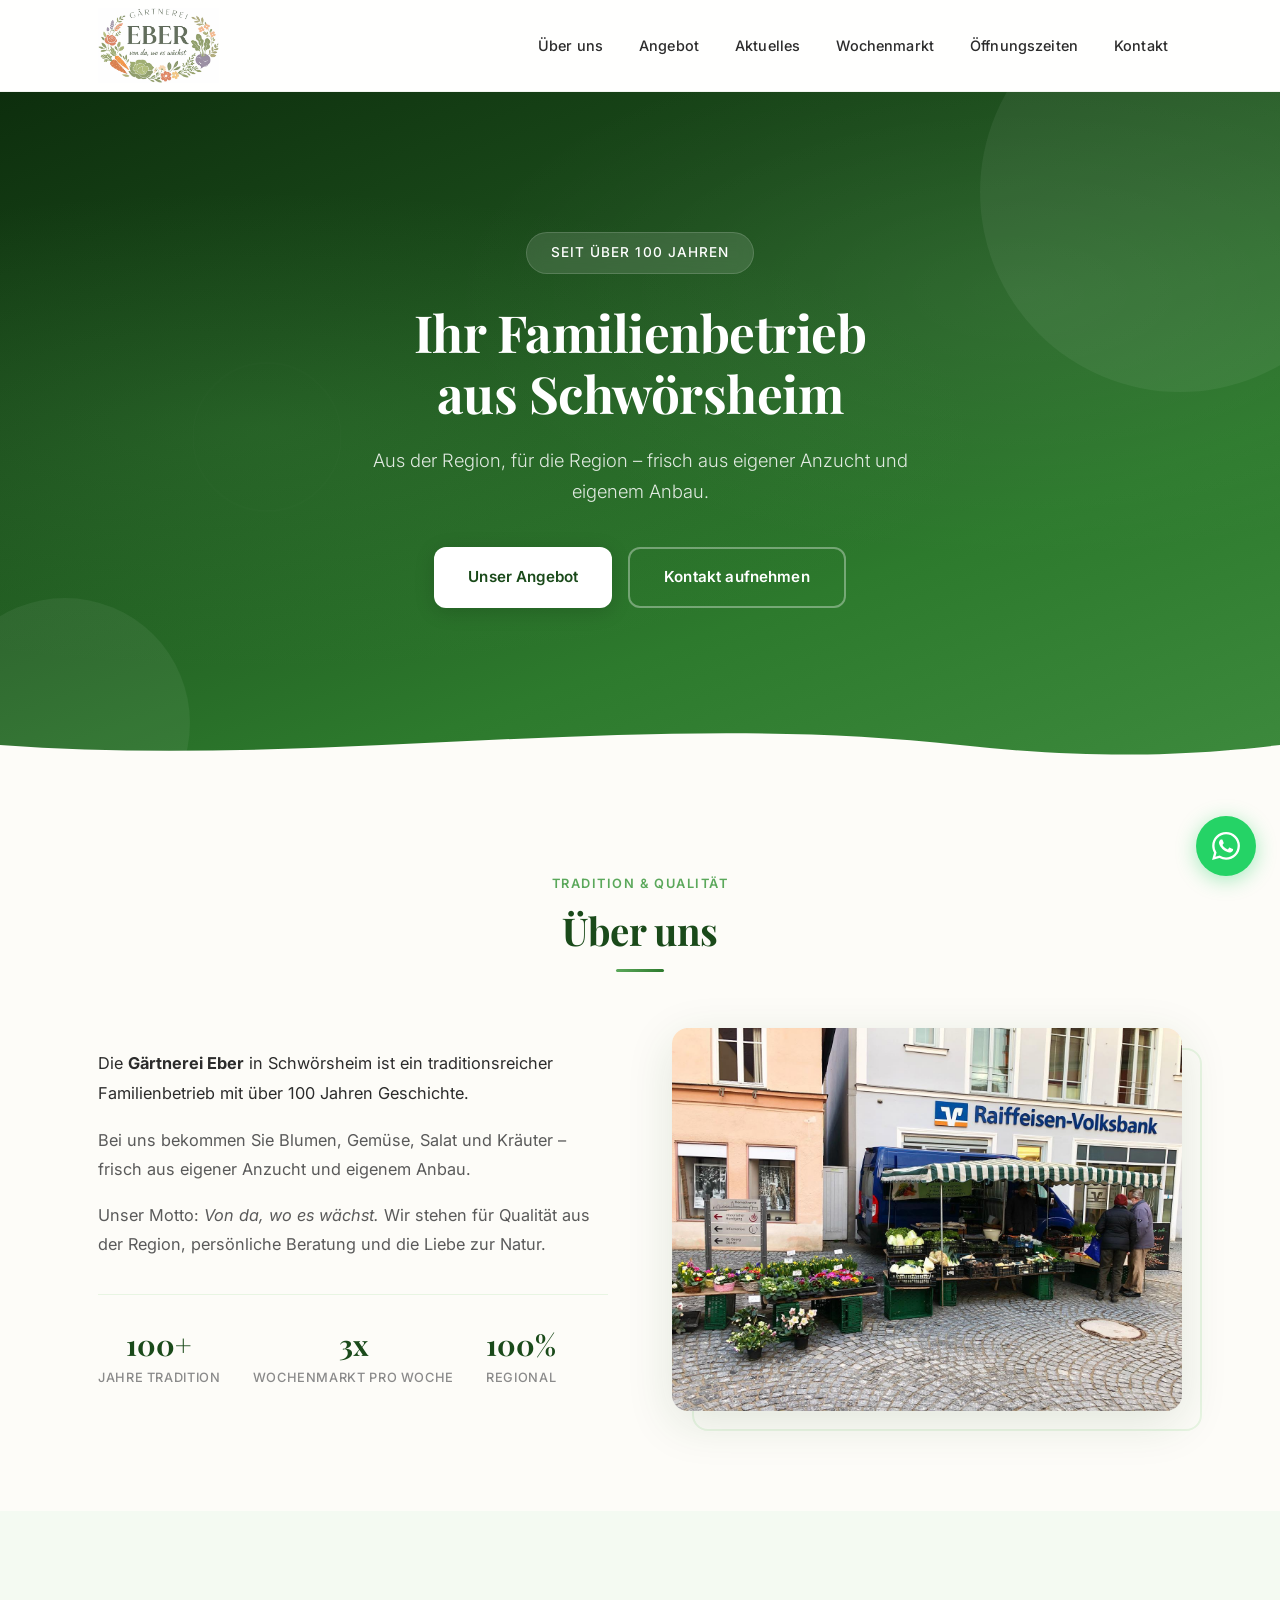
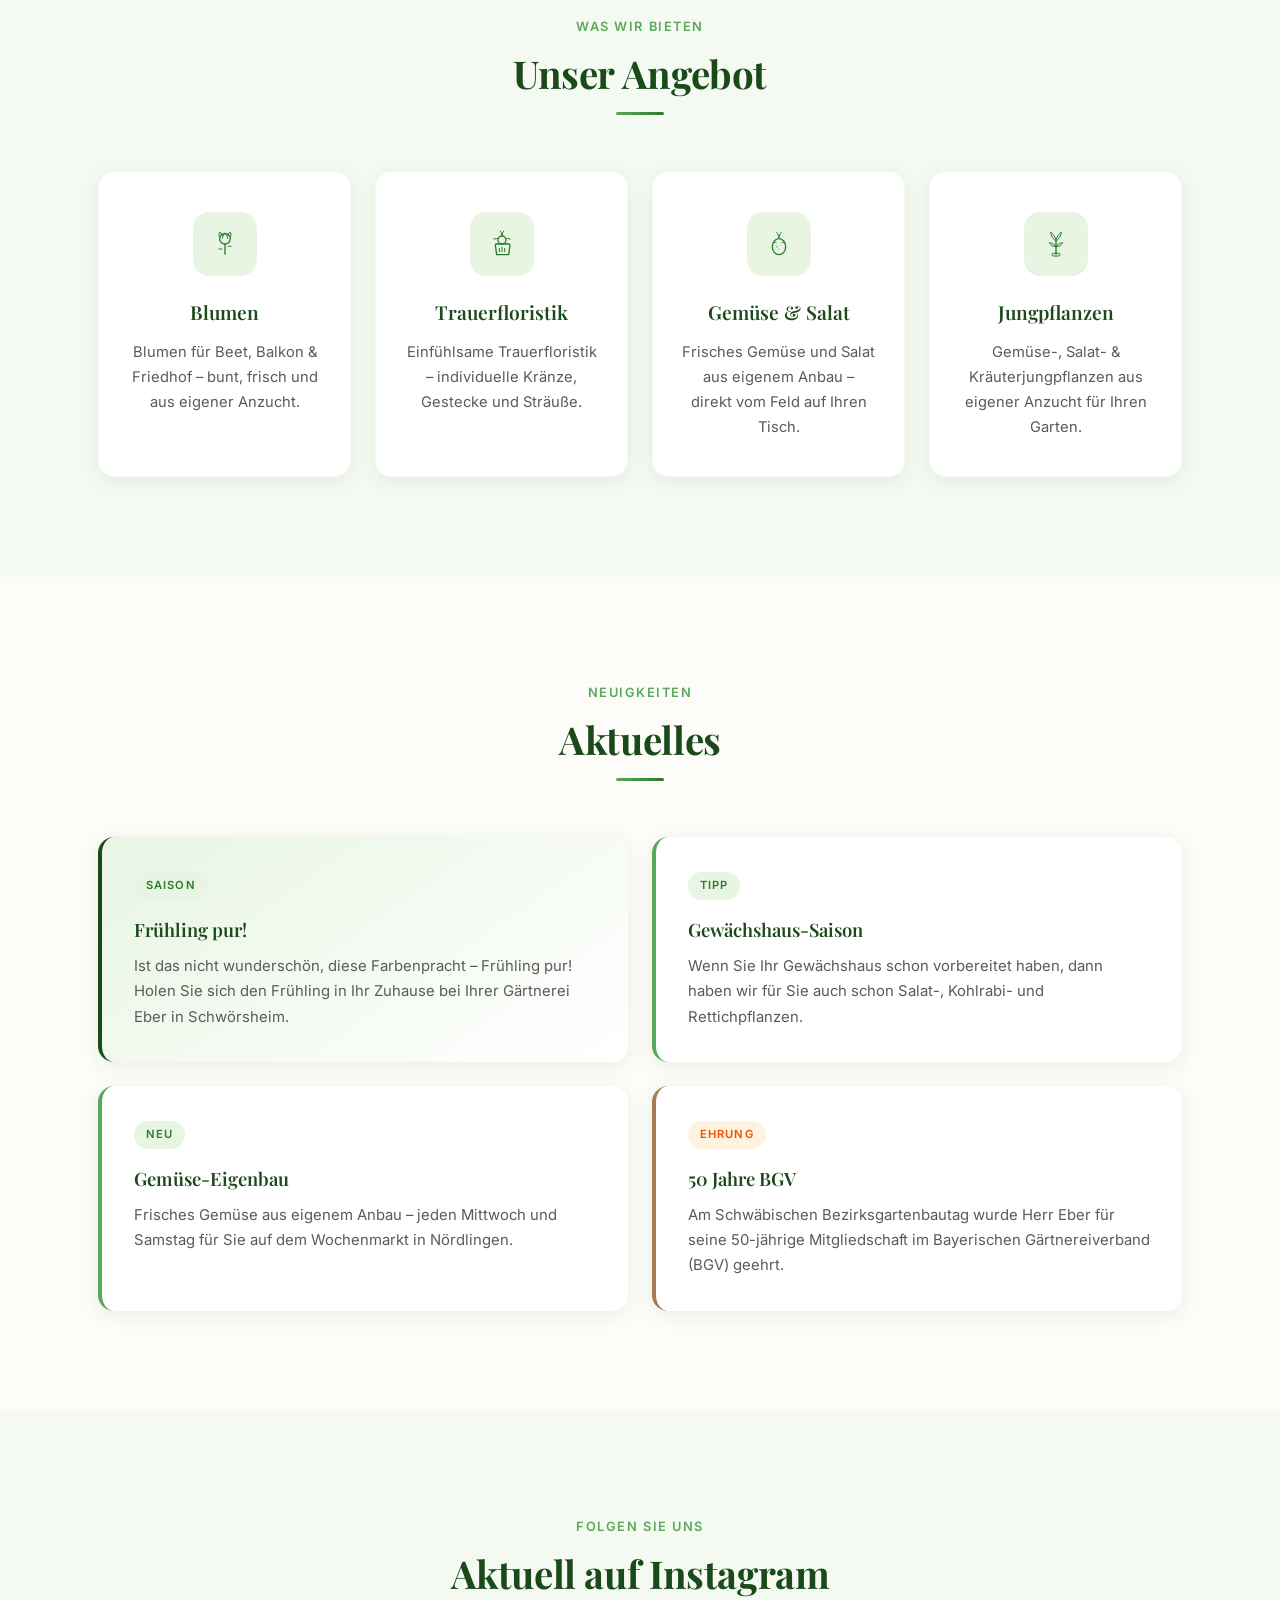
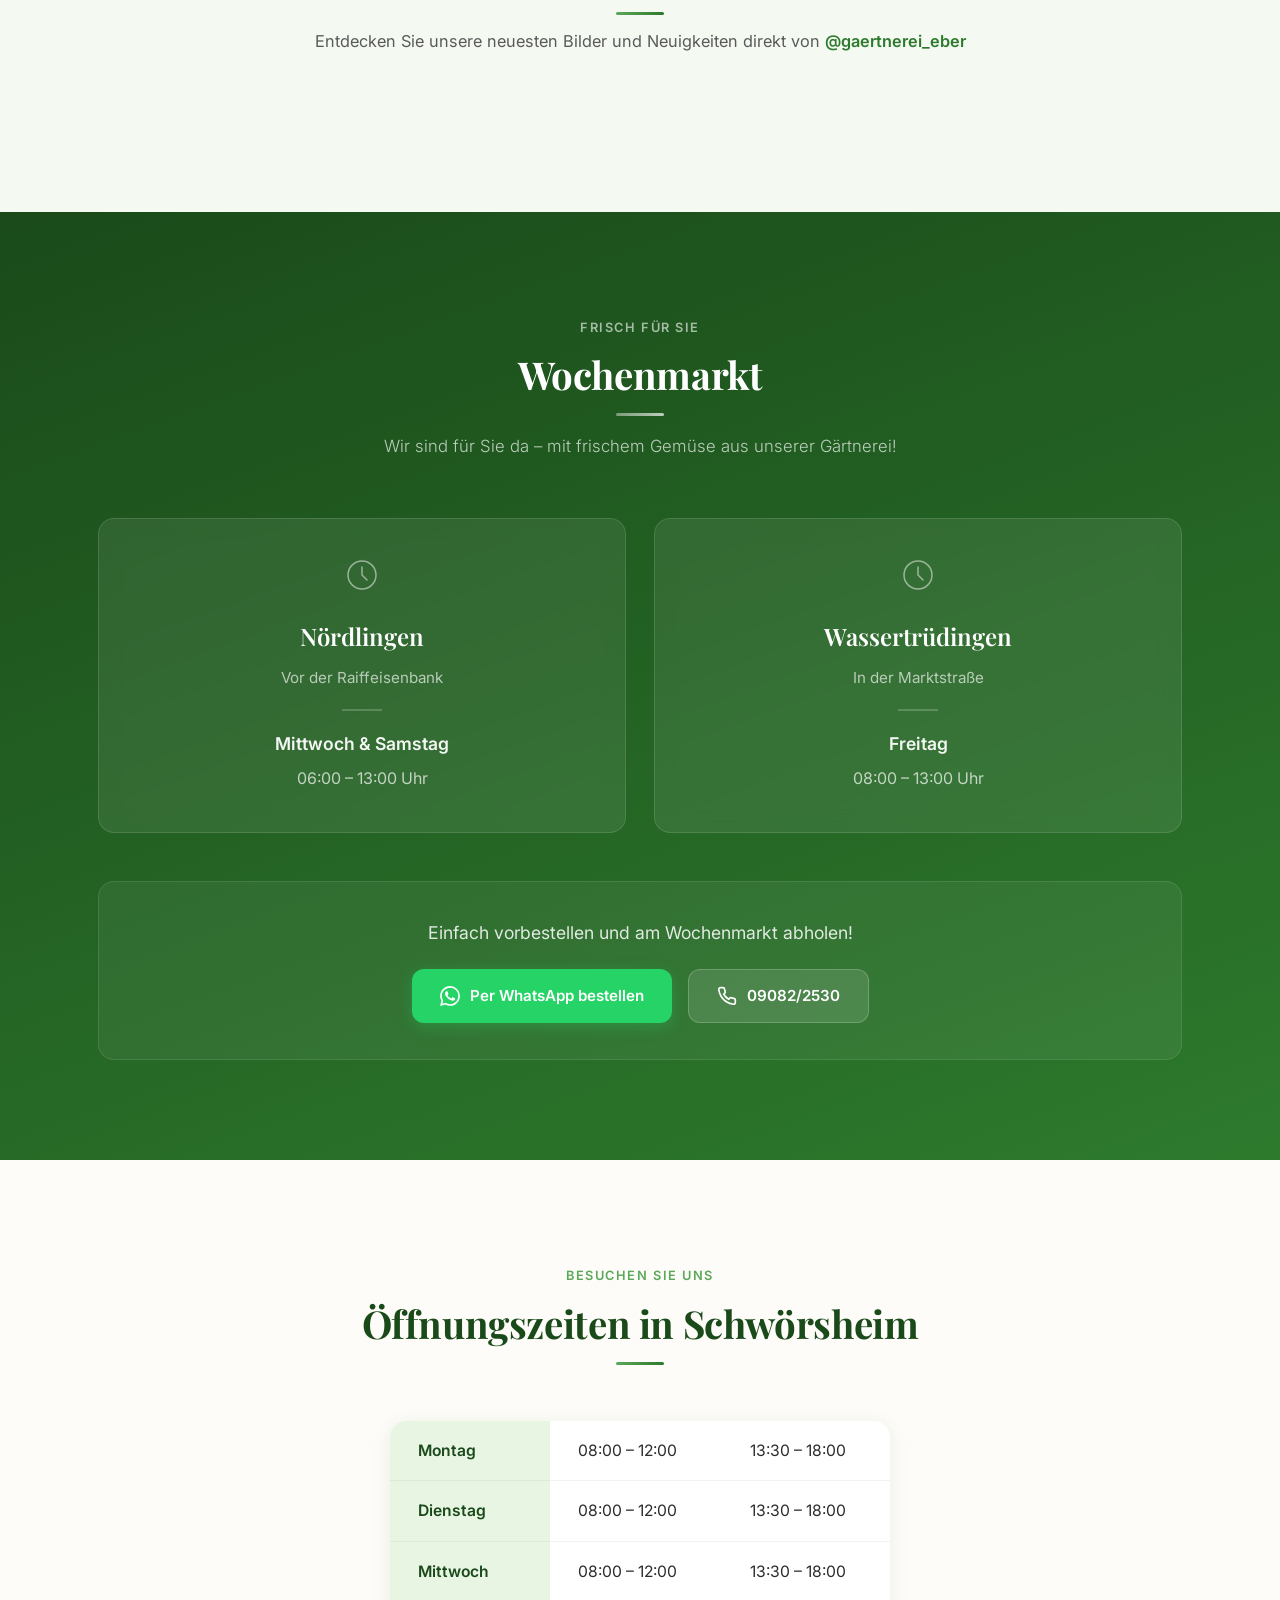
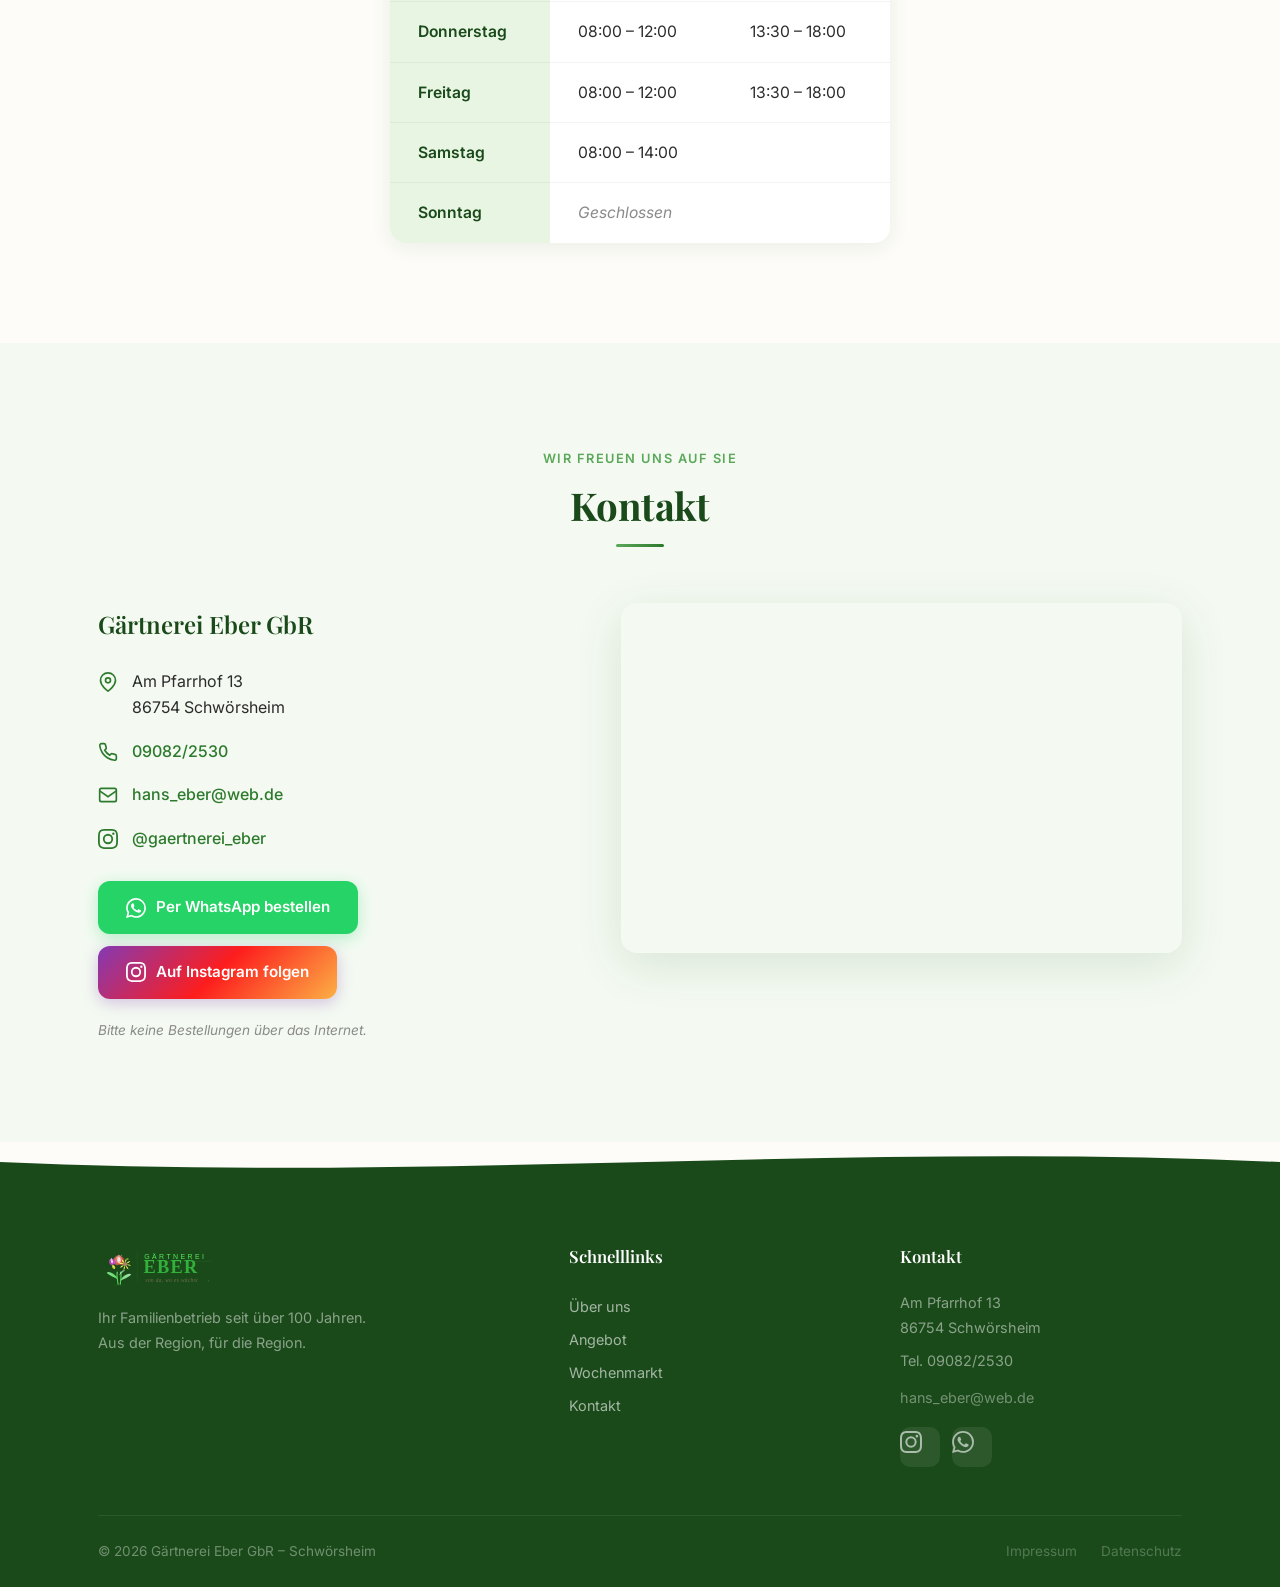
<file: index.html>
<!DOCTYPE html>
<html lang="de">
<head>
    <meta charset="UTF-8">
    <meta name="viewport" content="width=device-width, initial-scale=1.0">
    <meta name="description" content="Gärtnerei Eber in Schwörsheim – Ihr Familienbetrieb seit über 100 Jahren. Blumen, Gemüse, Salat und Kräuter aus eigener Anzucht. Wochenmarkt Nördlingen und Wassertrüdingen.">
    <title>Gärtnerei Eber – von da, wo es wächst</title>
    <link rel="icon" href="images/favicon.svg" type="image/svg+xml">
    <link rel="preconnect" href="https://fonts.googleapis.com">
    <link rel="preconnect" href="https://fonts.gstatic.com" crossorigin>
    <link href="https://fonts.googleapis.com/css2?family=Playfair+Display:ital,wght@0,500;0,700;1,500&family=Inter:wght@300;400;500;600&display=swap" rel="stylesheet">
    <link rel="stylesheet" href="style.css">
</head>
<body>

    <!-- Header -->
    <header class="header" id="header">
        <div class="container">
            <div class="header-content">
                <a href="#" class="logo">
                    <img src="images/logo.png" alt="Gärtnerei Eber – von da, wo es wächst" class="logo-img">
                    <h1 class="sr-only">Gärtnerei Eber</h1>
                </a>
                <nav class="nav" id="nav">
                    <a href="#ueber-uns">Über uns</a>
                    <a href="#angebot">Angebot</a>
                    <a href="#aktuelles">Aktuelles</a>
                    <a href="#markt">Wochenmarkt</a>
                    <a href="#oeffnungszeiten">Öffnungszeiten</a>
                    <a href="#kontakt">Kontakt</a>
                </nav>
                <button class="nav-toggle" id="nav-toggle" aria-label="Menü öffnen">
                    <span></span>
                    <span></span>
                    <span></span>
                </button>
            </div>
        </div>
    </header>

    <!-- Hero -->
    <section class="hero">
        <div class="hero-bg"></div>
        <div class="hero-overlay"></div>
        <!-- Decorative floating elements -->
        <div class="hero-deco hero-deco-1"></div>
        <div class="hero-deco hero-deco-2"></div>
        <div class="hero-deco hero-deco-3"></div>
        <div class="container hero-inner">
            <span class="hero-badge">Seit über 100 Jahren</span>
            <h2>Ihr Familienbetrieb<br>aus Schwörsheim</h2>
            <p>Aus der Region, für die Region – frisch aus eigener Anzucht und eigenem Anbau.</p>
            <div class="hero-buttons">
                <a href="#angebot" class="btn btn-primary">Unser Angebot</a>
                <a href="#kontakt" class="btn btn-outline">Kontakt aufnehmen</a>
            </div>
        </div>
        <!-- Wave separator -->
        <div class="wave-bottom">
            <svg viewBox="0 0 1440 100" preserveAspectRatio="none">
                <path d="M0,60 C360,100 720,0 1080,60 C1260,90 1380,70 1440,60 L1440,100 L0,100Z" fill="var(--cream)"/>
            </svg>
        </div>
    </section>

    <!-- Über uns -->
    <section id="ueber-uns" class="section">
        <div class="container">
            <div class="section-header fade-in">
                <span class="section-label">Tradition & Qualität</span>
                <h2 class="section-title">Über uns</h2>
            </div>
            <div class="about-grid">
                <div class="about-text fade-in">
                    <p class="about-lead">
                        Die <strong>Gärtnerei Eber</strong> in Schwörsheim ist ein traditionsreicher Familienbetrieb mit über 100 Jahren Geschichte.
                    </p>
                    <p>
                        Bei uns bekommen Sie Blumen, Gemüse, Salat und Kräuter – frisch aus eigener Anzucht und eigenem Anbau.
                    </p>
                    <p>
                        Unser Motto: <em>Von da, wo es wächst.</em> Wir stehen für Qualität aus der Region,
                        persönliche Beratung und die Liebe zur Natur.
                    </p>
                    <div class="about-stats">
                        <div class="stat">
                            <span class="stat-number" data-target="100">100+</span>
                            <span class="stat-label">Jahre Tradition</span>
                        </div>
                        <div class="stat">
                            <span class="stat-number">3x</span>
                            <span class="stat-label">Wochenmarkt pro Woche</span>
                        </div>
                        <div class="stat">
                            <span class="stat-number">100%</span>
                            <span class="stat-label">Regional</span>
                        </div>
                    </div>
                </div>
                <div class="about-image fade-in">
                    <div class="image-frame">
                        <img src="images/marktstand.jpg" alt="Marktstand der Gärtnerei Eber vor der Raiffeisenbank mit frischem Gemüse und Blumen">
                        <div class="image-accent"></div>
                    </div>
                </div>
            </div>
        </div>
    </section>

    <!-- Angebot -->
    <section id="angebot" class="section section-alt">
        <div class="container">
            <div class="section-header fade-in">
                <span class="section-label">Was wir bieten</span>
                <h2 class="section-title">Unser Angebot</h2>
            </div>
            <div class="cards">
                <div class="card fade-in">
                    <div class="card-icon-wrap">
                        <svg class="card-icon-svg" viewBox="0 0 48 48" fill="none" xmlns="http://www.w3.org/2000/svg">
                            <circle cx="24" cy="16" r="8" stroke="currentColor" stroke-width="2" fill="none"/>
                            <path d="M20 16c0-4 4-8 4-8s4 4 4 8" stroke="currentColor" stroke-width="1.5" fill="none"/>
                            <path d="M16 14c-2-3 0-8 0-8s4 2 4 6" stroke="currentColor" stroke-width="1.5" fill="none"/>
                            <path d="M32 14c2-3 0-8 0-8s-4 2-4 6" stroke="currentColor" stroke-width="1.5" fill="none"/>
                            <line x1="24" y1="24" x2="24" y2="40" stroke="currentColor" stroke-width="2"/>
                            <path d="M20 32c-4-2-6 0-6 0" stroke="currentColor" stroke-width="1.5" fill="none"/>
                            <path d="M28 28c4-2 6 0 6 0" stroke="currentColor" stroke-width="1.5" fill="none"/>
                        </svg>
                    </div>
                    <h3>Blumen</h3>
                    <p>Blumen für Beet, Balkon &amp; Friedhof – bunt, frisch und aus eigener Anzucht.</p>
                </div>
                <div class="card fade-in">
                    <div class="card-icon-wrap">
                        <svg class="card-icon-svg" viewBox="0 0 48 48" fill="none" xmlns="http://www.w3.org/2000/svg">
                            <circle cx="24" cy="18" r="6" stroke="currentColor" stroke-width="2" fill="none"/>
                            <path d="M24 12c0-4-3-8-3-8" stroke="currentColor" stroke-width="1.5" fill="none"/>
                            <path d="M24 12c0-4 3-8 3-8" stroke="currentColor" stroke-width="1.5" fill="none"/>
                            <path d="M18 16c-3-1-7 1-7 1" stroke="currentColor" stroke-width="1.5" fill="none"/>
                            <path d="M30 16c3-1 7 1 7 1" stroke="currentColor" stroke-width="1.5" fill="none"/>
                            <path d="M14 24h20c1 0 2 1 2 2l-2 14H16l-2-14c0-1 1-2 2-2z" stroke="currentColor" stroke-width="2" fill="none"/>
                            <path d="M20 30v6M24 28v8M28 30v6" stroke="currentColor" stroke-width="1.5"/>
                        </svg>
                    </div>
                    <h3>Trauerfloristik</h3>
                    <p>Einfühlsame Trauerfloristik – individuelle Kränze, Gestecke und Sträuße.</p>
                </div>
                <div class="card fade-in">
                    <div class="card-icon-wrap">
                        <svg class="card-icon-svg" viewBox="0 0 48 48" fill="none" xmlns="http://www.w3.org/2000/svg">
                            <ellipse cx="24" cy="28" rx="10" ry="12" stroke="currentColor" stroke-width="2" fill="none"/>
                            <path d="M24 16c0-6-4-10-4-10" stroke="currentColor" stroke-width="1.5" fill="none"/>
                            <path d="M24 16c0-6 4-10 4-10" stroke="currentColor" stroke-width="1.5" fill="none"/>
                            <path d="M20 22c-2-1-4 0-4 0" stroke="currentColor" stroke-width="1.5" fill="none"/>
                            <path d="M28 22c2-1 4 0 4 0" stroke="currentColor" stroke-width="1.5" fill="none"/>
                            <circle cx="21" cy="28" r="1.5" fill="currentColor" opacity="0.4"/>
                            <circle cx="27" cy="26" r="1" fill="currentColor" opacity="0.3"/>
                            <circle cx="24" cy="32" r="1.2" fill="currentColor" opacity="0.35"/>
                        </svg>
                    </div>
                    <h3>Gemüse &amp; Salat</h3>
                    <p>Frisches Gemüse und Salat aus eigenem Anbau – direkt vom Feld auf Ihren Tisch.</p>
                </div>
                <div class="card fade-in">
                    <div class="card-icon-wrap">
                        <svg class="card-icon-svg" viewBox="0 0 48 48" fill="none" xmlns="http://www.w3.org/2000/svg">
                            <path d="M24 40V20" stroke="currentColor" stroke-width="2"/>
                            <path d="M24 20c0-8-8-14-8-14 0 6 4 10 8 14z" stroke="currentColor" stroke-width="1.5" fill="none"/>
                            <path d="M24 20c0-8 8-14 8-14 0 6-4 10-8 14z" stroke="currentColor" stroke-width="1.5" fill="none"/>
                            <path d="M24 28c-4-6-10-6-10-6 2 4 6 6 10 6z" stroke="currentColor" stroke-width="1.5" fill="none"/>
                            <path d="M24 28c4-6 10-6 10-6-2 4-6 6-10 6z" stroke="currentColor" stroke-width="1.5" fill="none"/>
                            <rect x="18" y="38" width="12" height="4" rx="2" stroke="currentColor" stroke-width="1.5" fill="none"/>
                        </svg>
                    </div>
                    <h3>Jungpflanzen</h3>
                    <p>Gemüse-, Salat- &amp; Kräuterjungpflanzen aus eigener Anzucht für Ihren Garten.</p>
                </div>
            </div>
        </div>
    </section>

    <!-- Aktuelles -->
    <section id="aktuelles" class="section">
        <div class="container">
            <div class="section-header fade-in">
                <span class="section-label">Neuigkeiten</span>
                <h2 class="section-title">Aktuelles</h2>
            </div>
            <div class="aktuelles-grid">
                <div class="aktuelles-card highlight fade-in">
                    <div class="aktuelles-badge">Saison</div>
                    <h3>Frühling pur!</h3>
                    <p>
                        Ist das nicht wunderschön, diese Farbenpracht – Frühling pur!
                        Holen Sie sich den Frühling in Ihr Zuhause bei Ihrer Gärtnerei Eber in Schwörsheim.
                    </p>
                </div>
                <div class="aktuelles-card fade-in">
                    <div class="aktuelles-badge">Tipp</div>
                    <h3>Gewächshaus-Saison</h3>
                    <p>
                        Wenn Sie Ihr Gewächshaus schon vorbereitet haben, dann haben wir für Sie auch schon
                        Salat-, Kohlrabi- und Rettichpflanzen.
                    </p>
                </div>
                <div class="aktuelles-card fade-in">
                    <div class="aktuelles-badge">Neu</div>
                    <h3>Gemüse-Eigenbau</h3>
                    <p>
                        Frisches Gemüse aus eigenem Anbau – jeden Mittwoch und Samstag für Sie auf dem
                        Wochenmarkt in Nördlingen.
                    </p>
                </div>
                <div class="aktuelles-card ehrung fade-in">
                    <div class="aktuelles-badge ehrung-badge">Ehrung</div>
                    <h3>50 Jahre BGV</h3>
                    <p>
                        Am Schwäbischen Bezirksgartenbautag wurde Herr Eber für seine 50-jährige
                        Mitgliedschaft im Bayerischen Gärtnereiverband (BGV) geehrt.
                    </p>
                </div>
            </div>
        </div>
    </section>

    <!-- Instagram Feed -->
    <section id="instagram" class="section section-alt">
        <div class="container">
            <div class="section-header fade-in">
                <span class="section-label">Folgen Sie uns</span>
                <h2 class="section-title">Aktuell auf Instagram</h2>
                <p class="section-subtitle">Entdecken Sie unsere neuesten Bilder und Neuigkeiten direkt von <a href="https://www.instagram.com/gaertnerei_eber/" target="_blank" rel="noopener">@gaertnerei_eber</a></p>
            </div>
            <div class="instagram-feed fade-in">
                <!-- Elfsight Instagram Feed -->
                <script src="https://elfsightcdn.com/platform.js" async></script>
                <div class="elfsight-app-d4f569ea-2c93-4d82-a53b-289645c9c70b" data-elfsight-app-lazy></div>
            </div>
        </div>
    </section>

    <!-- Wochenmarkt -->
    <section id="markt" class="section section-green">
        <div class="container">
            <div class="section-header fade-in">
                <span class="section-label section-label-light">Frisch für Sie</span>
                <h2 class="section-title section-title-light">Wochenmarkt</h2>
                <p class="section-subtitle-light">Wir sind für Sie da – mit frischem Gemüse aus unserer Gärtnerei!</p>
            </div>
            <div class="markt-grid">
                <div class="markt-card fade-in">
                    <div class="markt-icon">
                        <svg viewBox="0 0 32 32" fill="none" width="32" height="32"><circle cx="16" cy="16" r="14" stroke="currentColor" stroke-width="1.5"/><path d="M16 8v8l5 5" stroke="currentColor" stroke-width="1.5" stroke-linecap="round"/></svg>
                    </div>
                    <h3>Nördlingen</h3>
                    <p class="markt-ort">Vor der Raiffeisenbank</p>
                    <div class="markt-divider"></div>
                    <p class="markt-zeiten">Mittwoch &amp; Samstag</p>
                    <p class="markt-uhr">06:00 – 13:00 Uhr</p>
                </div>
                <div class="markt-card fade-in">
                    <div class="markt-icon">
                        <svg viewBox="0 0 32 32" fill="none" width="32" height="32"><circle cx="16" cy="16" r="14" stroke="currentColor" stroke-width="1.5"/><path d="M16 8v8l5 5" stroke="currentColor" stroke-width="1.5" stroke-linecap="round"/></svg>
                    </div>
                    <h3>Wassertrüdingen</h3>
                    <p class="markt-ort">In der Marktstraße</p>
                    <div class="markt-divider"></div>
                    <p class="markt-zeiten">Freitag</p>
                    <p class="markt-uhr">08:00 – 13:00 Uhr</p>
                </div>
            </div>
            <div class="vorbestellen fade-in">
                <p>Einfach vorbestellen und am Wochenmarkt abholen!</p>
                <div class="vorbestellen-buttons">
                    <a href="https://wa.me/491755709490?text=Hallo%2C%20ich%20möchte%20gerne%20für%20den%20Wochenmarkt%20vorbestellen." class="whatsapp-btn" target="_blank" rel="noopener">
                        <svg viewBox="0 0 24 24" width="20" height="20" fill="currentColor"><path d="M17.472 14.382c-.297-.149-1.758-.867-2.03-.967-.273-.099-.471-.148-.67.15-.197.297-.767.966-.94 1.164-.173.199-.347.223-.644.075-.297-.15-1.255-.463-2.39-1.475-.883-.788-1.48-1.761-1.653-2.059-.173-.297-.018-.458.13-.606.134-.133.298-.347.446-.52.149-.174.198-.298.298-.497.099-.198.05-.371-.025-.52-.075-.149-.669-1.612-.916-2.207-.242-.579-.487-.5-.669-.51-.173-.008-.371-.01-.57-.01-.198 0-.52.074-.792.372-.272.297-1.04 1.016-1.04 2.479 0 1.462 1.065 2.875 1.213 3.074.149.198 2.096 3.2 5.077 4.487.709.306 1.262.489 1.694.625.712.227 1.36.195 1.871.118.571-.085 1.758-.719 2.006-1.413.248-.694.248-1.289.173-1.413-.074-.124-.272-.198-.57-.347m-5.421 7.403h-.004a9.87 9.87 0 01-5.031-1.378l-.361-.214-3.741.982.998-3.648-.235-.374a9.86 9.86 0 01-1.51-5.26c.001-5.45 4.436-9.884 9.888-9.884 2.64 0 5.122 1.03 6.988 2.898a9.825 9.825 0 012.893 6.994c-.003 5.45-4.437 9.884-9.885 9.884m8.413-18.297A11.815 11.815 0 0012.05 0C5.495 0 .16 5.335.157 11.892c0 2.096.547 4.142 1.588 5.945L.057 24l6.305-1.654a11.882 11.882 0 005.683 1.448h.005c6.554 0 11.89-5.335 11.893-11.893a11.821 11.821 0 00-3.48-8.413z"/></svg>
                        Per WhatsApp bestellen
                    </a>
                    <a href="tel:090822530" class="tel-btn">
                        <svg viewBox="0 0 24 24" width="20" height="20" fill="none" stroke="currentColor" stroke-width="2"><path d="M22 16.92v3a2 2 0 01-2.18 2 19.79 19.79 0 01-8.63-3.07 19.5 19.5 0 01-6-6 19.79 19.79 0 01-3.07-8.67A2 2 0 014.11 2h3a2 2 0 012 1.72c.127.96.361 1.903.7 2.81a2 2 0 01-.45 2.11L8.09 9.91a16 16 0 006 6l1.27-1.27a2 2 0 012.11-.45c.907.339 1.85.573 2.81.7A2 2 0 0122 16.92z"/></svg>
                        09082/2530
                    </a>
                </div>
            </div>
        </div>
    </section>

    <!-- Öffnungszeiten -->
    <section id="oeffnungszeiten" class="section">
        <div class="container">
            <div class="section-header fade-in">
                <span class="section-label">Besuchen Sie uns</span>
                <h2 class="section-title">Öffnungszeiten in Schwörsheim</h2>
            </div>
            <div class="oeffnungszeiten-wrapper fade-in">
                <table class="oeffnungszeiten">
                    <tbody>
                        <tr><td>Montag</td><td>08:00 – 12:00</td><td>13:30 – 18:00</td></tr>
                        <tr><td>Dienstag</td><td>08:00 – 12:00</td><td>13:30 – 18:00</td></tr>
                        <tr><td>Mittwoch</td><td>08:00 – 12:00</td><td>13:30 – 18:00</td></tr>
                        <tr><td>Donnerstag</td><td>08:00 – 12:00</td><td>13:30 – 18:00</td></tr>
                        <tr><td>Freitag</td><td>08:00 – 12:00</td><td>13:30 – 18:00</td></tr>
                        <tr><td>Samstag</td><td colspan="2">08:00 – 14:00</td></tr>
                        <tr class="closed"><td>Sonntag</td><td colspan="2">Geschlossen</td></tr>
                    </tbody>
                </table>
            </div>
        </div>
    </section>

    <!-- Kontakt -->
    <section id="kontakt" class="section section-alt">
        <div class="container">
            <div class="section-header fade-in">
                <span class="section-label">Wir freuen uns auf Sie</span>
                <h2 class="section-title">Kontakt</h2>
            </div>
            <div class="kontakt-grid">
                <div class="kontakt-info fade-in">
                    <h3>Gärtnerei Eber GbR</h3>
                    <div class="kontakt-detail">
                        <svg viewBox="0 0 24 24" width="20" height="20" fill="none" stroke="var(--green-mid)" stroke-width="2"><path d="M21 10c0 7-9 13-9 13s-9-6-9-13a9 9 0 0118 0z"/><circle cx="12" cy="10" r="3"/></svg>
                        <p>Am Pfarrhof 13<br>86754 Schwörsheim</p>
                    </div>
                    <div class="kontakt-detail">
                        <svg viewBox="0 0 24 24" width="20" height="20" fill="none" stroke="var(--green-mid)" stroke-width="2"><path d="M22 16.92v3a2 2 0 01-2.18 2 19.79 19.79 0 01-8.63-3.07 19.5 19.5 0 01-6-6 19.79 19.79 0 01-3.07-8.67A2 2 0 014.11 2h3a2 2 0 012 1.72c.127.96.361 1.903.7 2.81a2 2 0 01-.45 2.11L8.09 9.91a16 16 0 006 6l1.27-1.27a2 2 0 012.11-.45c.907.339 1.85.573 2.81.7A2 2 0 0122 16.92z"/></svg>
                        <p><a href="tel:090822530">09082/2530</a></p>
                    </div>
                    <div class="kontakt-detail">
                        <svg viewBox="0 0 24 24" width="20" height="20" fill="none" stroke="var(--green-mid)" stroke-width="2"><rect x="2" y="4" width="20" height="16" rx="2"/><path d="M22 7l-10 7L2 7"/></svg>
                        <p><a href="mailto:hans_eber@web.de">hans_eber@web.de</a></p>
                    </div>
                    <div class="kontakt-detail">
                        <svg viewBox="0 0 24 24" width="20" height="20" fill="var(--green-mid)"><path d="M12 2.163c3.204 0 3.584.012 4.85.07 3.252.148 4.771 1.691 4.919 4.919.058 1.265.069 1.645.069 4.849 0 3.205-.012 3.584-.069 4.849-.149 3.225-1.664 4.771-4.919 4.919-1.266.058-1.644.07-4.85.07-3.204 0-3.584-.012-4.849-.07-3.26-.149-4.771-1.699-4.919-4.92-.058-1.265-.07-1.644-.07-4.849 0-3.204.013-3.583.07-4.849.149-3.227 1.664-4.771 4.919-4.919 1.266-.057 1.645-.069 4.849-.069zM12 0C8.741 0 8.333.014 7.053.072 2.695.272.273 2.69.073 7.052.014 8.333 0 8.741 0 12c0 3.259.014 3.668.072 4.948.2 4.358 2.618 6.78 6.98 6.98C8.333 23.986 8.741 24 12 24c3.259 0 3.668-.014 4.948-.072 4.354-.2 6.782-2.618 6.979-6.98.059-1.28.073-1.689.073-4.948 0-3.259-.014-3.667-.072-4.947-.196-4.354-2.617-6.78-6.979-6.98C15.668.014 15.259 0 12 0zm0 5.838a6.162 6.162 0 100 12.324 6.162 6.162 0 000-12.324zM12 16a4 4 0 110-8 4 4 0 010 8zm6.406-11.845a1.44 1.44 0 100 2.881 1.44 1.44 0 000-2.881z"/></svg>
                        <p><a href="https://www.instagram.com/gaertnerei_eber/" target="_blank" rel="noopener">@gaertnerei_eber</a></p>
                    </div>
                    <div class="kontakt-buttons">
                        <a href="https://wa.me/491755709490?text=Hallo%2C%20ich%20möchte%20gerne%20bestellen." class="whatsapp-btn" target="_blank" rel="noopener">
                            <svg viewBox="0 0 24 24" width="20" height="20" fill="currentColor"><path d="M17.472 14.382c-.297-.149-1.758-.867-2.03-.967-.273-.099-.471-.148-.67.15-.197.297-.767.966-.94 1.164-.173.199-.347.223-.644.075-.297-.15-1.255-.463-2.39-1.475-.883-.788-1.48-1.761-1.653-2.059-.173-.297-.018-.458.13-.606.134-.133.298-.347.446-.52.149-.174.198-.298.298-.497.099-.198.05-.371-.025-.52-.075-.149-.669-1.612-.916-2.207-.242-.579-.487-.5-.669-.51-.173-.008-.371-.01-.57-.01-.198 0-.52.074-.792.372-.272.297-1.04 1.016-1.04 2.479 0 1.462 1.065 2.875 1.213 3.074.149.198 2.096 3.2 5.077 4.487.709.306 1.262.489 1.694.625.712.227 1.36.195 1.871.118.571-.085 1.758-.719 2.006-1.413.248-.694.248-1.289.173-1.413-.074-.124-.272-.198-.57-.347m-5.421 7.403h-.004a9.87 9.87 0 01-5.031-1.378l-.361-.214-3.741.982.998-3.648-.235-.374a9.86 9.86 0 01-1.51-5.26c.001-5.45 4.436-9.884 9.888-9.884 2.64 0 5.122 1.03 6.988 2.898a9.825 9.825 0 012.893 6.994c-.003 5.45-4.437 9.884-9.885 9.884m8.413-18.297A11.815 11.815 0 0012.05 0C5.495 0 .16 5.335.157 11.892c0 2.096.547 4.142 1.588 5.945L.057 24l6.305-1.654a11.882 11.882 0 005.683 1.448h.005c6.554 0 11.89-5.335 11.893-11.893a11.821 11.821 0 00-3.48-8.413z"/></svg>
                            Per WhatsApp bestellen
                        </a>
                        <a href="https://www.instagram.com/gaertnerei_eber/" class="instagram-btn" target="_blank" rel="noopener">
                            <svg viewBox="0 0 24 24" width="20" height="20" fill="currentColor"><path d="M12 2.163c3.204 0 3.584.012 4.85.07 3.252.148 4.771 1.691 4.919 4.919.058 1.265.069 1.645.069 4.849 0 3.205-.012 3.584-.069 4.849-.149 3.225-1.664 4.771-4.919 4.919-1.266.058-1.644.07-4.85.07-3.204 0-3.584-.012-4.849-.07-3.26-.149-4.771-1.699-4.919-4.92-.058-1.265-.07-1.644-.07-4.849 0-3.204.013-3.583.07-4.849.149-3.227 1.664-4.771 4.919-4.919 1.266-.057 1.645-.069 4.849-.069zM12 0C8.741 0 8.333.014 7.053.072 2.695.272.273 2.69.073 7.052.014 8.333 0 8.741 0 12c0 3.259.014 3.668.072 4.948.2 4.358 2.618 6.78 6.98 6.98C8.333 23.986 8.741 24 12 24c3.259 0 3.668-.014 4.948-.072 4.354-.2 6.782-2.618 6.979-6.98.059-1.28.073-1.689.073-4.948 0-3.259-.014-3.667-.072-4.947-.196-4.354-2.617-6.78-6.979-6.98C15.668.014 15.259 0 12 0zm0 5.838a6.162 6.162 0 100 12.324 6.162 6.162 0 000-12.324zM12 16a4 4 0 110-8 4 4 0 010 8zm6.406-11.845a1.44 1.44 0 100 2.881 1.44 1.44 0 000-2.881z"/></svg>
                            Auf Instagram folgen
                        </a>
                    </div>
                    <p class="kontakt-hinweis">Bitte keine Bestellungen über das Internet.</p>
                </div>
                <div class="kontakt-karte fade-in">
                    <iframe
                        src="https://www.google.com/maps/embed?pb=!1m18!1m12!1m3!1d2622.5!2d10.565!3d48.875!2m3!1f0!2f0!3f0!3m2!1i1024!2i768!4f13.1!3m3!1m2!1s0x0%3A0x0!2zNDjCsDUyJzMwLjAiTiAxMMKwMzMnNTQuMCJF!5e0!3m2!1sde!2sde!4v1"
                        width="100%"
                        height="350"
                        style="border:0; border-radius: 16px;"
                        allowfullscreen=""
                        loading="lazy"
                        title="Standort Gärtnerei Eber in Schwörsheim">
                    </iframe>
                </div>
            </div>
        </div>
    </section>

    <!-- Footer -->
    <footer class="footer">
        <div class="footer-wave">
            <svg viewBox="0 0 1440 60" preserveAspectRatio="none">
                <path d="M0,30 C480,60 960,0 1440,30 L1440,60 L0,60Z" fill="var(--green-dark)"/>
            </svg>
        </div>
        <div class="footer-inner">
            <div class="container">
                <div class="footer-grid">
                    <div class="footer-col">
                        <img src="images/logo.svg" alt="Gärtnerei Eber" class="footer-logo">
                        <p class="footer-slogan">Ihr Familienbetrieb seit über 100 Jahren.<br>Aus der Region, für die Region.</p>
                    </div>
                    <div class="footer-col">
                        <h4>Schnelllinks</h4>
                        <a href="#ueber-uns">Über uns</a>
                        <a href="#angebot">Angebot</a>
                        <a href="#markt">Wochenmarkt</a>
                        <a href="#kontakt">Kontakt</a>
                    </div>
                    <div class="footer-col">
                        <h4>Kontakt</h4>
                        <p>Am Pfarrhof 13<br>86754 Schwörsheim</p>
                        <p>Tel. 09082/2530</p>
                        <p><a href="mailto:hans_eber@web.de">hans_eber@web.de</a></p>
                        <div class="footer-social">
                            <a href="https://www.instagram.com/gaertnerei_eber/" target="_blank" rel="noopener" aria-label="Instagram">
                                <svg viewBox="0 0 24 24" width="22" height="22" fill="currentColor"><path d="M12 2.163c3.204 0 3.584.012 4.85.07 3.252.148 4.771 1.691 4.919 4.919.058 1.265.069 1.645.069 4.849 0 3.205-.012 3.584-.069 4.849-.149 3.225-1.664 4.771-4.919 4.919-1.266.058-1.644.07-4.85.07-3.204 0-3.584-.012-4.849-.07-3.26-.149-4.771-1.699-4.919-4.92-.058-1.265-.07-1.644-.07-4.849 0-3.204.013-3.583.07-4.849.149-3.227 1.664-4.771 4.919-4.919 1.266-.057 1.645-.069 4.849-.069zM12 0C8.741 0 8.333.014 7.053.072 2.695.272.273 2.69.073 7.052.014 8.333 0 8.741 0 12c0 3.259.014 3.668.072 4.948.2 4.358 2.618 6.78 6.98 6.98C8.333 23.986 8.741 24 12 24c3.259 0 3.668-.014 4.948-.072 4.354-.2 6.782-2.618 6.979-6.98.059-1.28.073-1.689.073-4.948 0-3.259-.014-3.667-.072-4.947-.196-4.354-2.617-6.78-6.979-6.98C15.668.014 15.259 0 12 0zm0 5.838a6.162 6.162 0 100 12.324 6.162 6.162 0 000-12.324zM12 16a4 4 0 110-8 4 4 0 010 8zm6.406-11.845a1.44 1.44 0 100 2.881 1.44 1.44 0 000-2.881z"/></svg>
                            </a>
                            <a href="https://wa.me/491755709490" target="_blank" rel="noopener" aria-label="WhatsApp">
                                <svg viewBox="0 0 24 24" width="22" height="22" fill="currentColor"><path d="M17.472 14.382c-.297-.149-1.758-.867-2.03-.967-.273-.099-.471-.148-.67.15-.197.297-.767.966-.94 1.164-.173.199-.347.223-.644.075-.297-.15-1.255-.463-2.39-1.475-.883-.788-1.48-1.761-1.653-2.059-.173-.297-.018-.458.13-.606.134-.133.298-.347.446-.52.149-.174.198-.298.298-.497.099-.198.05-.371-.025-.52-.075-.149-.669-1.612-.916-2.207-.242-.579-.487-.5-.669-.51-.173-.008-.371-.01-.57-.01-.198 0-.52.074-.792.372-.272.297-1.04 1.016-1.04 2.479 0 1.462 1.065 2.875 1.213 3.074.149.198 2.096 3.2 5.077 4.487.709.306 1.262.489 1.694.625.712.227 1.36.195 1.871.118.571-.085 1.758-.719 2.006-1.413.248-.694.248-1.289.173-1.413-.074-.124-.272-.198-.57-.347m-5.421 7.403h-.004a9.87 9.87 0 01-5.031-1.378l-.361-.214-3.741.982.998-3.648-.235-.374a9.86 9.86 0 01-1.51-5.26c.001-5.45 4.436-9.884 9.888-9.884 2.64 0 5.122 1.03 6.988 2.898a9.825 9.825 0 012.893 6.994c-.003 5.45-4.437 9.884-9.885 9.884m8.413-18.297A11.815 11.815 0 0012.05 0C5.495 0 .16 5.335.157 11.892c0 2.096.547 4.142 1.588 5.945L.057 24l6.305-1.654a11.882 11.882 0 005.683 1.448h.005c6.554 0 11.89-5.335 11.893-11.893a11.821 11.821 0 00-3.48-8.413z"/></svg>
                            </a>
                        </div>
                    </div>
                </div>
                <div class="footer-bottom">
                    <p>&copy; 2026 Gärtnerei Eber GbR – Schwörsheim</p>
                    <div class="footer-legal">
                        <a href="impressum.html">Impressum</a>
                        <a href="datenschutz.html">Datenschutz</a>
                    </div>
                </div>
            </div>
        </div>
    </footer>

    <!-- Back to top -->
    <button class="back-to-top" id="backToTop" aria-label="Nach oben scrollen">
        <svg viewBox="0 0 24 24" width="24" height="24" fill="none" stroke="currentColor" stroke-width="2.5"><path d="M18 15l-6-6-6 6"/></svg>
    </button>

    <!-- Floating WhatsApp Button -->
    <a href="https://wa.me/491755709490?text=Hallo%2C%20ich%20möchte%20gerne%20bestellen." class="whatsapp-float" target="_blank" rel="noopener" aria-label="Per WhatsApp bestellen">
        <svg viewBox="0 0 24 24" width="28" height="28" fill="currentColor"><path d="M17.472 14.382c-.297-.149-1.758-.867-2.03-.967-.273-.099-.471-.148-.67.15-.197.297-.767.966-.94 1.164-.173.199-.347.223-.644.075-.297-.15-1.255-.463-2.39-1.475-.883-.788-1.48-1.761-1.653-2.059-.173-.297-.018-.458.13-.606.134-.133.298-.347.446-.52.149-.174.198-.298.298-.497.099-.198.05-.371-.025-.52-.075-.149-.669-1.612-.916-2.207-.242-.579-.487-.5-.669-.51-.173-.008-.371-.01-.57-.01-.198 0-.52.074-.792.372-.272.297-1.04 1.016-1.04 2.479 0 1.462 1.065 2.875 1.213 3.074.149.198 2.096 3.2 5.077 4.487.709.306 1.262.489 1.694.625.712.227 1.36.195 1.871.118.571-.085 1.758-.719 2.006-1.413.248-.694.248-1.289.173-1.413-.074-.124-.272-.198-.57-.347m-5.421 7.403h-.004a9.87 9.87 0 01-5.031-1.378l-.361-.214-3.741.982.998-3.648-.235-.374a9.86 9.86 0 01-1.51-5.26c.001-5.45 4.436-9.884 9.888-9.884 2.64 0 5.122 1.03 6.988 2.898a9.825 9.825 0 012.893 6.994c-.003 5.45-4.437 9.884-9.885 9.884m8.413-18.297A11.815 11.815 0 0012.05 0C5.495 0 .16 5.335.157 11.892c0 2.096.547 4.142 1.588 5.945L.057 24l6.305-1.654a11.882 11.882 0 005.683 1.448h.005c6.554 0 11.89-5.335 11.893-11.893a11.821 11.821 0 00-3.48-8.413z"/></svg>
    </a>

    <script>
        // Header scroll effect
        const header = document.getElementById('header');
        window.addEventListener('scroll', () => {
            header.classList.toggle('header-scrolled', window.scrollY > 50);
        });

        // Mobile navigation
        const navToggle = document.getElementById('nav-toggle');
        const nav = document.getElementById('nav');
        navToggle.addEventListener('click', () => {
            nav.classList.toggle('nav-open');
            navToggle.classList.toggle('active');
        });
        document.querySelectorAll('.nav a').forEach(link => {
            link.addEventListener('click', () => {
                nav.classList.remove('nav-open');
                navToggle.classList.remove('active');
            });
        });

        // Smooth scroll
        document.querySelectorAll('a[href^="#"]').forEach(anchor => {
            anchor.addEventListener('click', function(e) {
                e.preventDefault();
                const target = document.querySelector(this.getAttribute('href'));
                if (target) target.scrollIntoView({ behavior: 'smooth', block: 'start' });
            });
        });

        // Scroll animations (Intersection Observer)
        const fadeEls = document.querySelectorAll('.fade-in');
        const observer = new IntersectionObserver((entries) => {
            entries.forEach(entry => {
                if (entry.isIntersecting) {
                    entry.target.classList.add('visible');
                    observer.unobserve(entry.target);
                }
            });
        }, { threshold: 0.15, rootMargin: '0px 0px -40px 0px' });
        fadeEls.forEach(el => observer.observe(el));

        // Back to top
        const backToTop = document.getElementById('backToTop');
        window.addEventListener('scroll', () => {
            backToTop.classList.toggle('show', window.scrollY > 400);
        });
        backToTop.addEventListener('click', () => {
            window.scrollTo({ top: 0, behavior: 'smooth' });
        });
    </script>

    <!-- Elfsight Branding entfernen -->
    <script>
    (function(){
        var observer = new MutationObserver(function(){
            document.querySelectorAll('a[href*="elfsight.com"]').forEach(function(el){
                el.style.cssText = 'display:none!important;height:0!important;width:0!important;overflow:hidden!important;opacity:0!important;position:absolute!important;pointer-events:none!important;font-size:0!important;line-height:0!important;';
                el.remove();
            });
        });
        observer.observe(document.body, {childList: true, subtree: true});
    })();
    </script>

</body>
</html>
</file>
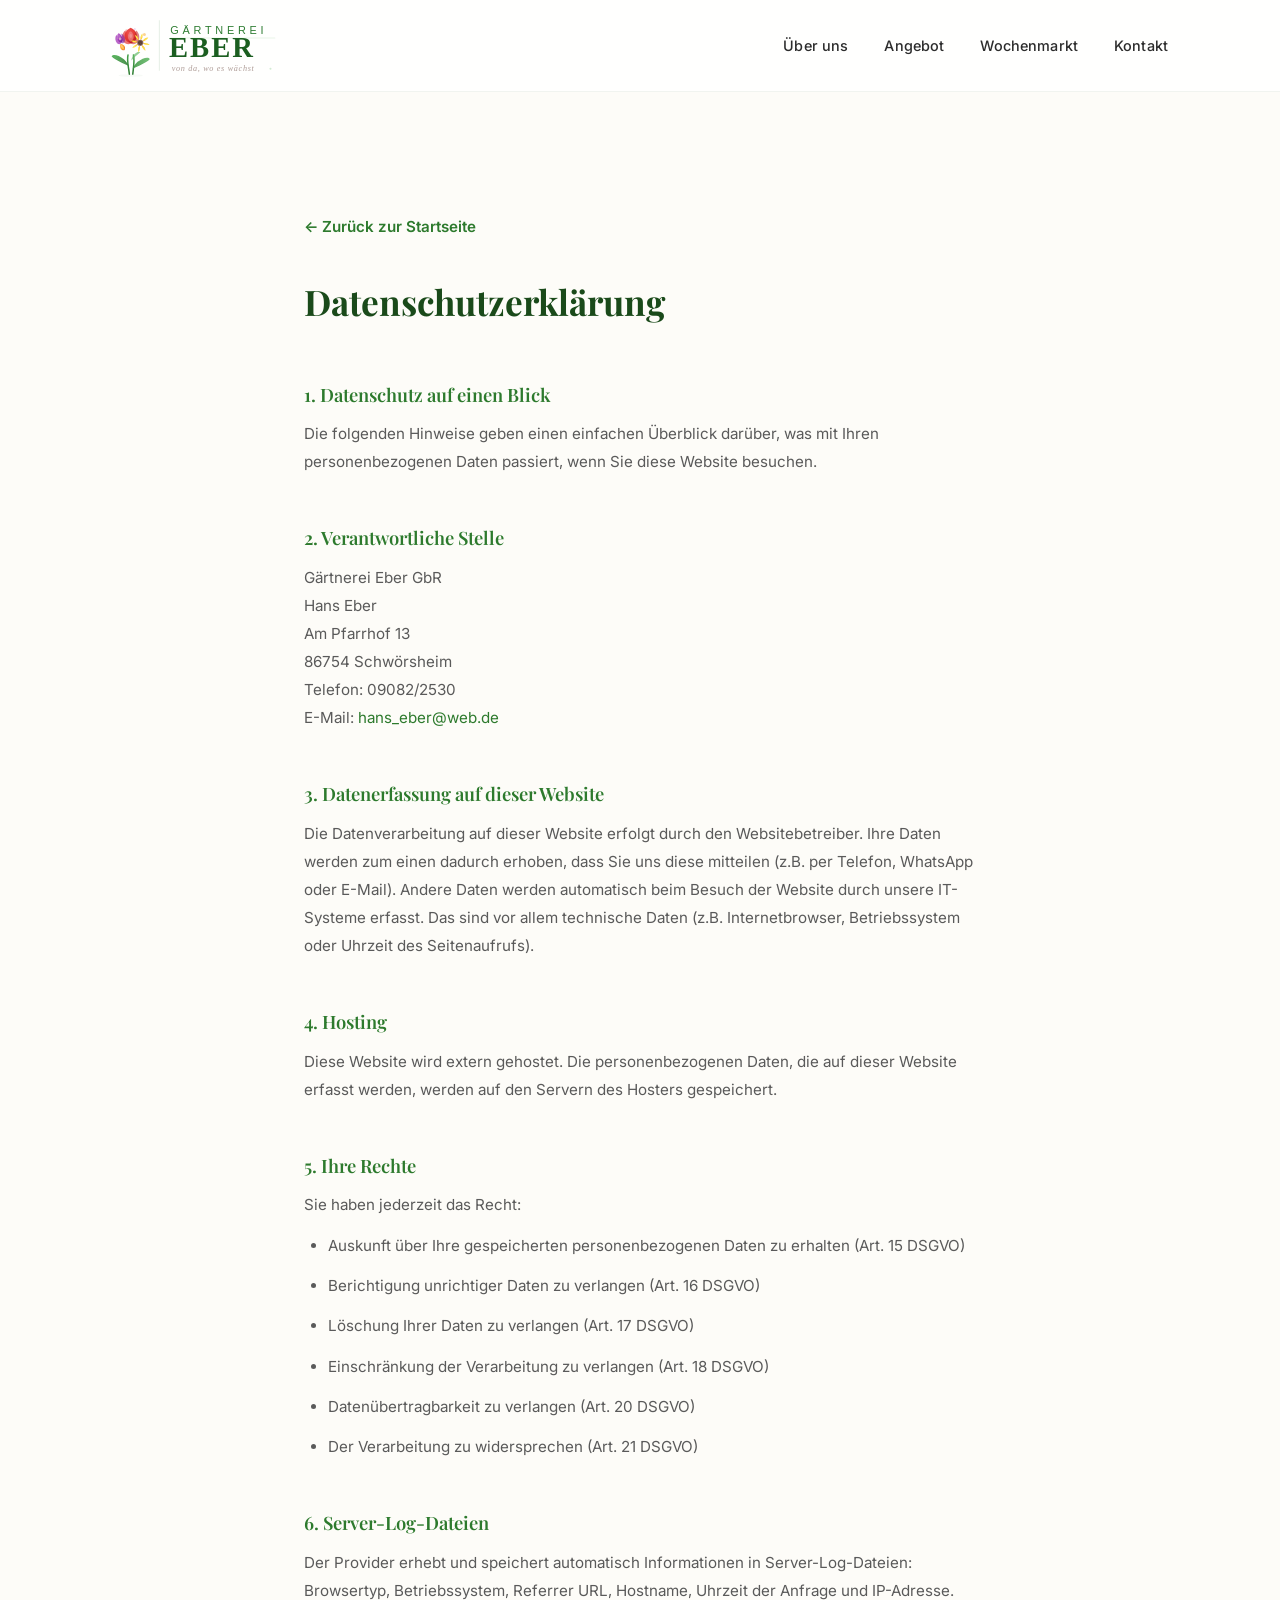
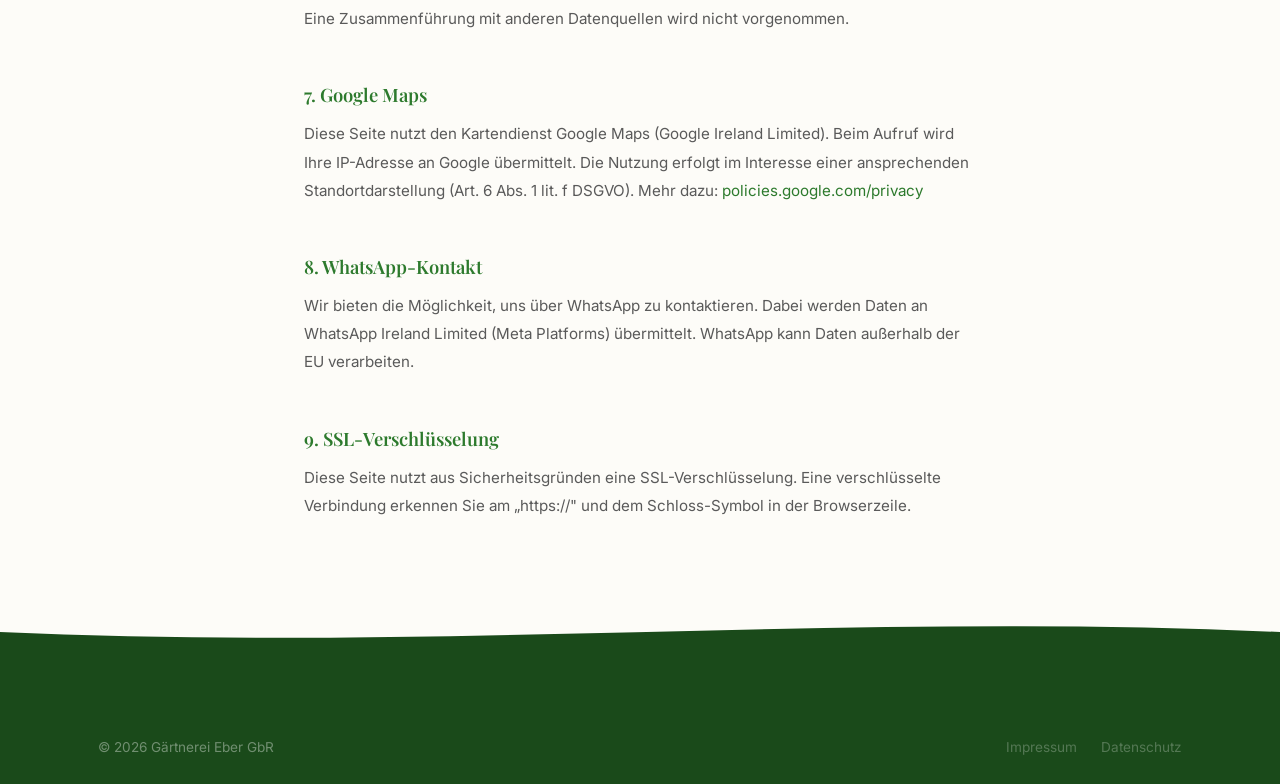
<file: datenschutz.html>
<!DOCTYPE html>
<html lang="de">
<head>
    <meta charset="UTF-8">
    <meta name="viewport" content="width=device-width, initial-scale=1.0">
    <meta name="description" content="Datenschutzerklärung der Gärtnerei Eber GbR in Schwörsheim.">
    <title>Datenschutz – Gärtnerei Eber</title>
    <link rel="icon" href="images/favicon.svg" type="image/svg+xml">
    <link rel="preconnect" href="https://fonts.googleapis.com">
    <link rel="preconnect" href="https://fonts.gstatic.com" crossorigin>
    <link href="https://fonts.googleapis.com/css2?family=Playfair+Display:wght@500;700&family=Inter:wght@300;400;500;600&display=swap" rel="stylesheet">
    <link rel="stylesheet" href="style.css">
    <style>
        .legal-page { max-width: 720px; margin: 0 auto; padding: 120px 24px 80px; }
        .legal-page h2 { font-family: var(--font-heading); font-size: 2.2rem; color: var(--green-dark); margin-bottom: 0.5em; }
        .legal-page h3 { font-family: var(--font-heading); font-size: 1.15rem; color: var(--green-mid); margin-top: 2.5em; margin-bottom: 0.5em; font-weight: 600; }
        .legal-page p, .legal-page li { margin-bottom: 0.8em; color: var(--text-light); line-height: 1.85; font-size: 0.95rem; }
        .legal-page ul { padding-left: 1.5em; margin-bottom: 1em; }
        .legal-page a { color: var(--green-mid); }
        .back-link { display: inline-flex; align-items: center; gap: 6px; margin-bottom: 2em; color: var(--green-mid); font-weight: 600; font-size: 0.95rem; transition: all var(--transition); }
        .back-link:hover { color: var(--green-dark); gap: 8px; }
    </style>
</head>
<body>
    <header class="header" id="header">
        <div class="container">
            <div class="header-content">
                <a href="index.html" class="logo">
                    <img src="images/logo.svg" alt="Gärtnerei Eber" class="logo-img">
                    <h1 class="sr-only">Gärtnerei Eber</h1>
                </a>
                <nav class="nav" id="nav">
                    <a href="index.html#ueber-uns">Über uns</a>
                    <a href="index.html#angebot">Angebot</a>
                    <a href="index.html#markt">Wochenmarkt</a>
                    <a href="index.html#kontakt">Kontakt</a>
                </nav>
                <button class="nav-toggle" id="nav-toggle" aria-label="Menü öffnen"><span></span><span></span><span></span></button>
            </div>
        </div>
    </header>

    <main class="legal-page">
        <a href="index.html" class="back-link">&larr; Zurück zur Startseite</a>
        <h2>Datenschutzerklärung</h2>

        <h3>1. Datenschutz auf einen Blick</h3>
        <p>Die folgenden Hinweise geben einen einfachen Überblick darüber, was mit Ihren personenbezogenen Daten passiert, wenn Sie diese Website besuchen.</p>

        <h3>2. Verantwortliche Stelle</h3>
        <p>Gärtnerei Eber GbR<br>Hans Eber<br>Am Pfarrhof 13<br>86754 Schwörsheim<br>Telefon: 09082/2530<br>E-Mail: <a href="mailto:hans_eber@web.de">hans_eber@web.de</a></p>

        <h3>3. Datenerfassung auf dieser Website</h3>
        <p>Die Datenverarbeitung auf dieser Website erfolgt durch den Websitebetreiber. Ihre Daten werden zum einen dadurch erhoben, dass Sie uns diese mitteilen (z.B. per Telefon, WhatsApp oder E-Mail). Andere Daten werden automatisch beim Besuch der Website durch unsere IT-Systeme erfasst. Das sind vor allem technische Daten (z.B. Internetbrowser, Betriebssystem oder Uhrzeit des Seitenaufrufs).</p>

        <h3>4. Hosting</h3>
        <p>Diese Website wird extern gehostet. Die personenbezogenen Daten, die auf dieser Website erfasst werden, werden auf den Servern des Hosters gespeichert.</p>

        <h3>5. Ihre Rechte</h3>
        <p>Sie haben jederzeit das Recht:</p>
        <ul>
            <li>Auskunft über Ihre gespeicherten personenbezogenen Daten zu erhalten (Art. 15 DSGVO)</li>
            <li>Berichtigung unrichtiger Daten zu verlangen (Art. 16 DSGVO)</li>
            <li>Löschung Ihrer Daten zu verlangen (Art. 17 DSGVO)</li>
            <li>Einschränkung der Verarbeitung zu verlangen (Art. 18 DSGVO)</li>
            <li>Datenübertragbarkeit zu verlangen (Art. 20 DSGVO)</li>
            <li>Der Verarbeitung zu widersprechen (Art. 21 DSGVO)</li>
        </ul>

        <h3>6. Server-Log-Dateien</h3>
        <p>Der Provider erhebt und speichert automatisch Informationen in Server-Log-Dateien: Browsertyp, Betriebssystem, Referrer URL, Hostname, Uhrzeit der Anfrage und IP-Adresse. Eine Zusammenführung mit anderen Datenquellen wird nicht vorgenommen.</p>

        <h3>7. Google Maps</h3>
        <p>Diese Seite nutzt den Kartendienst Google Maps (Google Ireland Limited). Beim Aufruf wird Ihre IP-Adresse an Google übermittelt. Die Nutzung erfolgt im Interesse einer ansprechenden Standortdarstellung (Art. 6 Abs. 1 lit. f DSGVO). Mehr dazu: <a href="https://policies.google.com/privacy" target="_blank" rel="noopener">policies.google.com/privacy</a></p>

        <h3>8. WhatsApp-Kontakt</h3>
        <p>Wir bieten die Möglichkeit, uns über WhatsApp zu kontaktieren. Dabei werden Daten an WhatsApp Ireland Limited (Meta Platforms) übermittelt. WhatsApp kann Daten außerhalb der EU verarbeiten.</p>

        <h3>9. SSL-Verschlüsselung</h3>
        <p>Diese Seite nutzt aus Sicherheitsgründen eine SSL-Verschlüsselung. Eine verschlüsselte Verbindung erkennen Sie am „https://" und dem Schloss-Symbol in der Browserzeile.</p>
    </main>

    <footer class="footer">
        <div class="footer-wave"><svg viewBox="0 0 1440 60" preserveAspectRatio="none"><path d="M0,30 C480,60 960,0 1440,30 L1440,60 L0,60Z" fill="var(--green-dark)"/></svg></div>
        <div class="footer-inner">
            <div class="container">
                <div class="footer-bottom" style="border:none;"><p>&copy; 2026 Gärtnerei Eber GbR</p><div class="footer-legal"><a href="impressum.html">Impressum</a><a href="datenschutz.html">Datenschutz</a></div></div>
            </div>
        </div>
    </footer>

    <script>
        document.getElementById('header').classList.toggle('header-scrolled', window.scrollY > 50);
        window.addEventListener('scroll', () => { document.getElementById('header').classList.toggle('header-scrolled', window.scrollY > 50); });
        document.getElementById('nav-toggle').addEventListener('click', () => { document.getElementById('nav').classList.toggle('nav-open'); document.getElementById('nav-toggle').classList.toggle('active'); });
    </script>
</body>
</html>
</file>
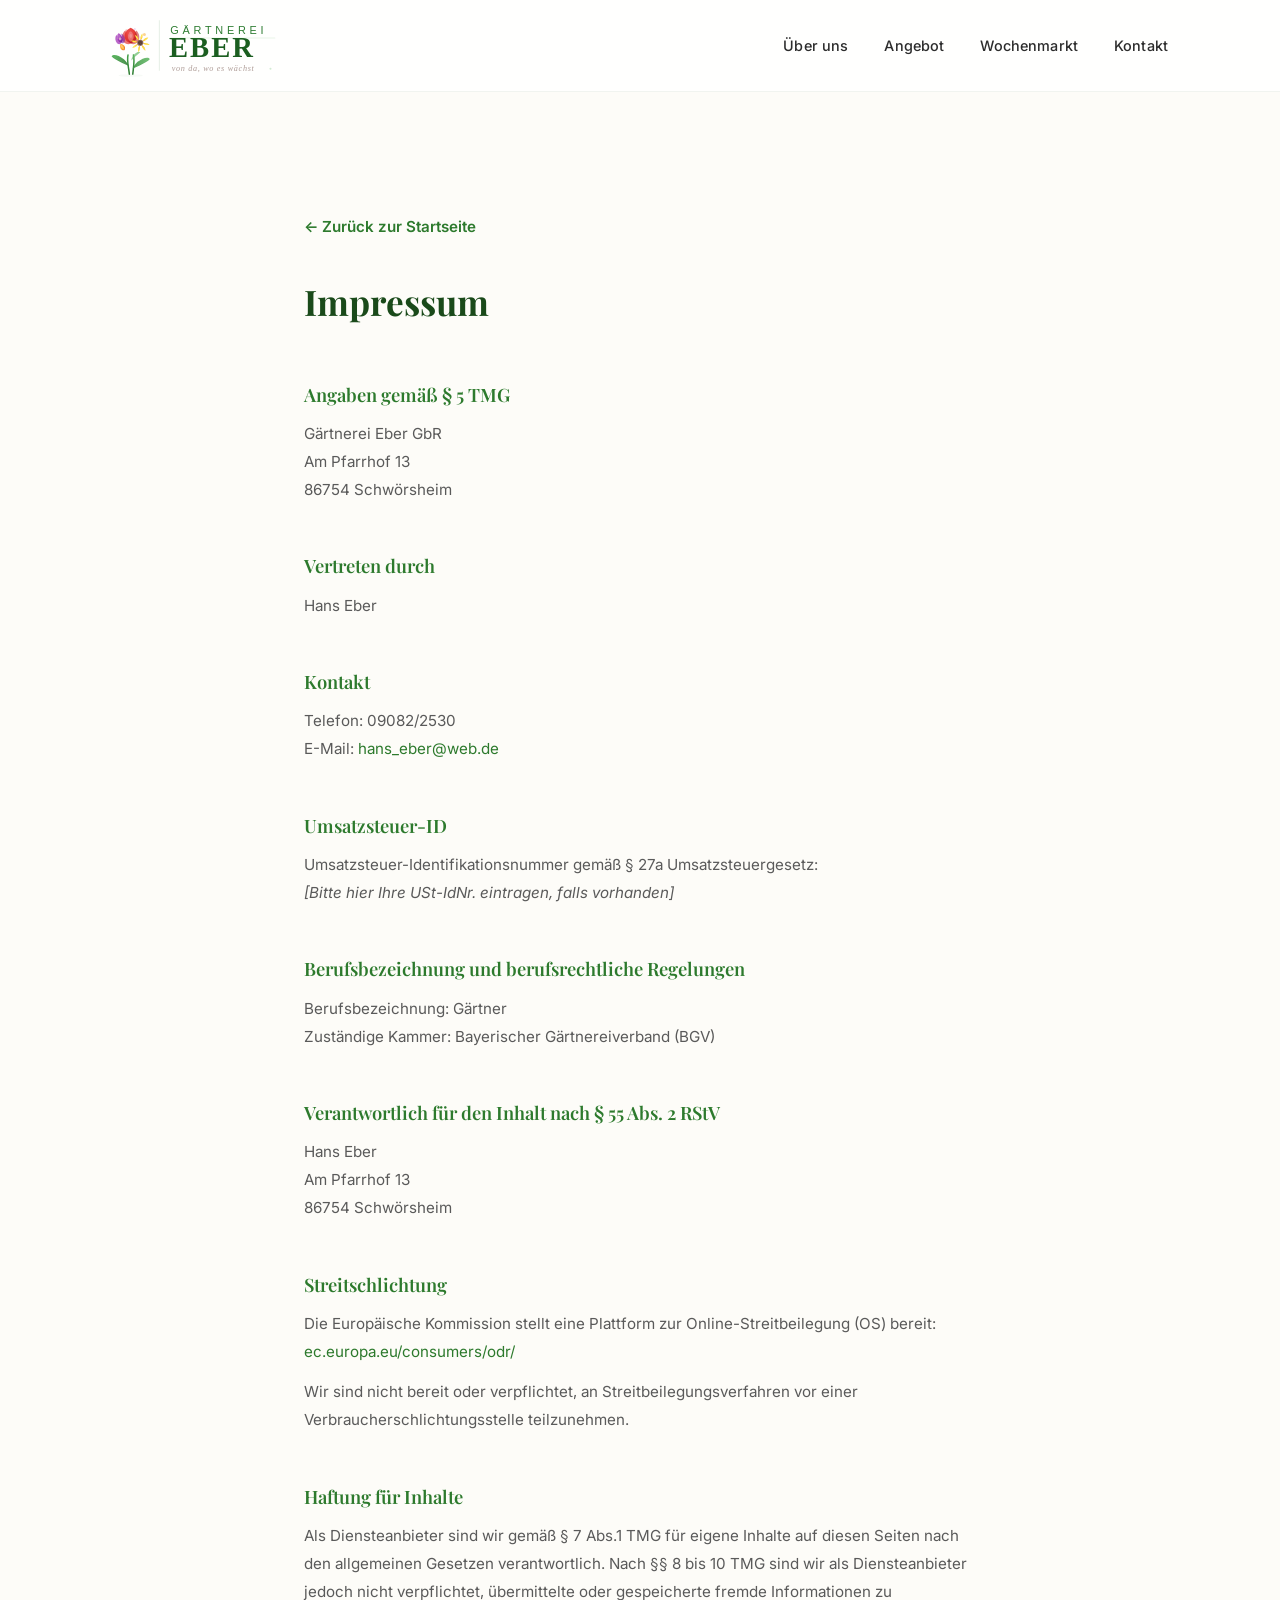
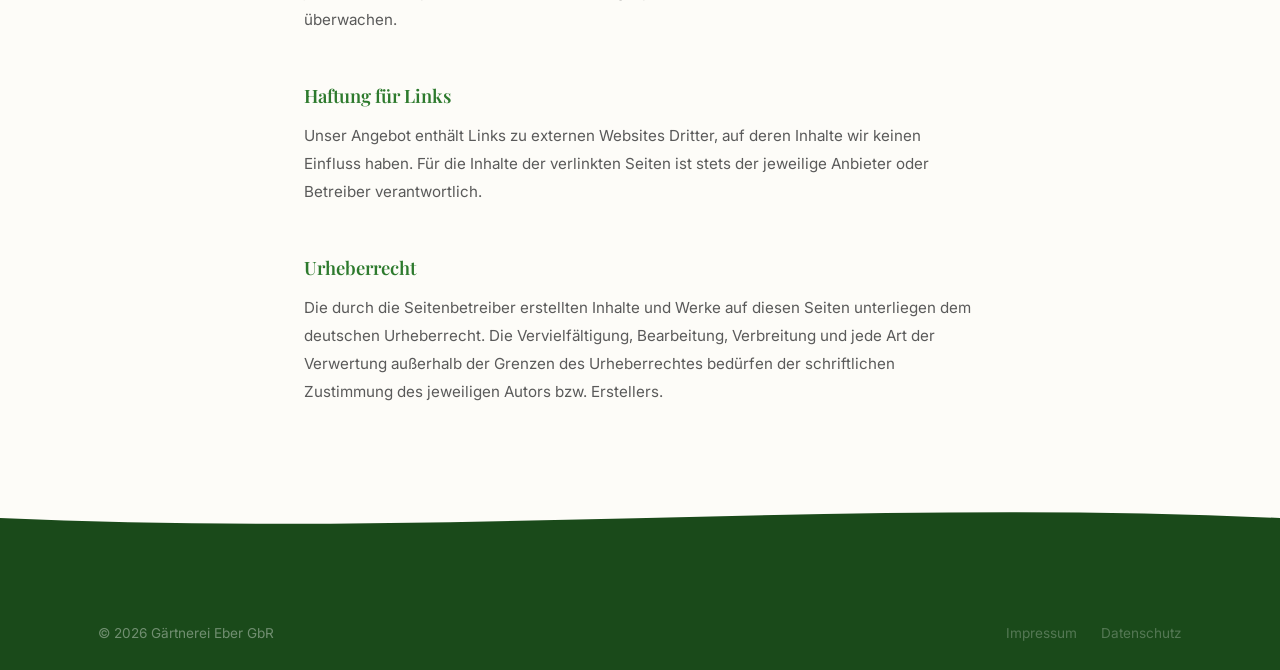
<file: impressum.html>
<!DOCTYPE html>
<html lang="de">
<head>
    <meta charset="UTF-8">
    <meta name="viewport" content="width=device-width, initial-scale=1.0">
    <meta name="description" content="Impressum der Gärtnerei Eber GbR in Schwörsheim.">
    <title>Impressum – Gärtnerei Eber</title>
    <link rel="icon" href="images/favicon.svg" type="image/svg+xml">
    <link rel="preconnect" href="https://fonts.googleapis.com">
    <link rel="preconnect" href="https://fonts.gstatic.com" crossorigin>
    <link href="https://fonts.googleapis.com/css2?family=Playfair+Display:wght@500;700&family=Inter:wght@300;400;500;600&display=swap" rel="stylesheet">
    <link rel="stylesheet" href="style.css">
    <style>
        .legal-page { max-width: 720px; margin: 0 auto; padding: 120px 24px 80px; }
        .legal-page h2 { font-family: var(--font-heading); font-size: 2.2rem; color: var(--green-dark); margin-bottom: 0.5em; }
        .legal-page h3 { font-family: var(--font-heading); font-size: 1.15rem; color: var(--green-mid); margin-top: 2.5em; margin-bottom: 0.5em; font-weight: 600; }
        .legal-page p { margin-bottom: 0.8em; color: var(--text-light); line-height: 1.85; font-size: 0.95rem; }
        .legal-page a { color: var(--green-mid); }
        .back-link { display: inline-flex; align-items: center; gap: 6px; margin-bottom: 2em; color: var(--green-mid); font-weight: 600; font-size: 0.95rem; transition: all var(--transition); }
        .back-link:hover { color: var(--green-dark); gap: 8px; }
    </style>
</head>
<body>
    <header class="header" id="header">
        <div class="container">
            <div class="header-content">
                <a href="index.html" class="logo">
                    <img src="images/logo.svg" alt="Gärtnerei Eber" class="logo-img">
                    <h1 class="sr-only">Gärtnerei Eber</h1>
                </a>
                <nav class="nav" id="nav">
                    <a href="index.html#ueber-uns">Über uns</a>
                    <a href="index.html#angebot">Angebot</a>
                    <a href="index.html#markt">Wochenmarkt</a>
                    <a href="index.html#kontakt">Kontakt</a>
                </nav>
                <button class="nav-toggle" id="nav-toggle" aria-label="Menü öffnen"><span></span><span></span><span></span></button>
            </div>
        </div>
    </header>

    <main class="legal-page">
        <a href="index.html" class="back-link">&larr; Zurück zur Startseite</a>
        <h2>Impressum</h2>

        <h3>Angaben gemäß § 5 TMG</h3>
        <p>Gärtnerei Eber GbR<br>Am Pfarrhof 13<br>86754 Schwörsheim</p>

        <h3>Vertreten durch</h3>
        <p>Hans Eber</p>

        <h3>Kontakt</h3>
        <p>Telefon: 09082/2530<br>E-Mail: <a href="mailto:hans_eber@web.de">hans_eber@web.de</a></p>

        <h3>Umsatzsteuer-ID</h3>
        <p>Umsatzsteuer-Identifikationsnummer gemäß § 27a Umsatzsteuergesetz:<br><em>[Bitte hier Ihre USt-IdNr. eintragen, falls vorhanden]</em></p>

        <h3>Berufsbezeichnung und berufsrechtliche Regelungen</h3>
        <p>Berufsbezeichnung: Gärtner<br>Zuständige Kammer: Bayerischer Gärtnereiverband (BGV)</p>

        <h3>Verantwortlich für den Inhalt nach § 55 Abs. 2 RStV</h3>
        <p>Hans Eber<br>Am Pfarrhof 13<br>86754 Schwörsheim</p>

        <h3>Streitschlichtung</h3>
        <p>Die Europäische Kommission stellt eine Plattform zur Online-Streitbeilegung (OS) bereit: <a href="https://ec.europa.eu/consumers/odr/" target="_blank" rel="noopener">ec.europa.eu/consumers/odr/</a></p>
        <p>Wir sind nicht bereit oder verpflichtet, an Streitbeilegungsverfahren vor einer Verbraucherschlichtungsstelle teilzunehmen.</p>

        <h3>Haftung für Inhalte</h3>
        <p>Als Diensteanbieter sind wir gemäß § 7 Abs.1 TMG für eigene Inhalte auf diesen Seiten nach den allgemeinen Gesetzen verantwortlich. Nach §§ 8 bis 10 TMG sind wir als Diensteanbieter jedoch nicht verpflichtet, übermittelte oder gespeicherte fremde Informationen zu überwachen.</p>

        <h3>Haftung für Links</h3>
        <p>Unser Angebot enthält Links zu externen Websites Dritter, auf deren Inhalte wir keinen Einfluss haben. Für die Inhalte der verlinkten Seiten ist stets der jeweilige Anbieter oder Betreiber verantwortlich.</p>

        <h3>Urheberrecht</h3>
        <p>Die durch die Seitenbetreiber erstellten Inhalte und Werke auf diesen Seiten unterliegen dem deutschen Urheberrecht. Die Vervielfältigung, Bearbeitung, Verbreitung und jede Art der Verwertung außerhalb der Grenzen des Urheberrechtes bedürfen der schriftlichen Zustimmung des jeweiligen Autors bzw. Erstellers.</p>
    </main>

    <footer class="footer">
        <div class="footer-wave"><svg viewBox="0 0 1440 60" preserveAspectRatio="none"><path d="M0,30 C480,60 960,0 1440,30 L1440,60 L0,60Z" fill="var(--green-dark)"/></svg></div>
        <div class="footer-inner">
            <div class="container">
                <div class="footer-bottom" style="border:none;"><p>&copy; 2026 Gärtnerei Eber GbR</p><div class="footer-legal"><a href="impressum.html">Impressum</a><a href="datenschutz.html">Datenschutz</a></div></div>
            </div>
        </div>
    </footer>

    <script>
        document.getElementById('header').classList.toggle('header-scrolled', window.scrollY > 50);
        window.addEventListener('scroll', () => { document.getElementById('header').classList.toggle('header-scrolled', window.scrollY > 50); });
        document.getElementById('nav-toggle').addEventListener('click', () => { document.getElementById('nav').classList.toggle('nav-open'); document.getElementById('nav-toggle').classList.toggle('active'); });
    </script>
</body>
</html>
</file>
<file: style.css>
/* =============================================
   Gärtnerei Eber – Premium Website Styles
   ============================================= */

/* --- Reset & Base --- */
*, *::before, *::after {
    margin: 0;
    padding: 0;
    box-sizing: border-box;
}

:root {
    --green-dark: #1a4a1a;
    --green-mid: #2d7a2d;
    --green-light: #5ba85b;
    --green-pale: #e8f5e3;
    --green-bg: #f4faf2;
    --brown: #5d3a1a;
    --brown-light: #a67c52;
    --cream: #fdfcf8;
    --text: #2c2c2c;
    --text-light: #5a5a5a;
    --text-muted: #8a8a8a;
    --white: #ffffff;
    --shadow-sm: 0 1px 3px rgba(0,0,0,0.06);
    --shadow: 0 4px 20px rgba(26,74,26,0.08);
    --shadow-hover: 0 8px 32px rgba(26,74,26,0.14);
    --shadow-lg: 0 12px 48px rgba(26,74,26,0.12);
    --radius: 16px;
    --radius-sm: 10px;
    --transition: 0.35s cubic-bezier(0.4, 0, 0.2, 1);
    --font-heading: 'Playfair Display', Georgia, serif;
    --font-body: 'Inter', 'Segoe UI', sans-serif;
}

html {
    scroll-behavior: smooth;
    scroll-padding-top: 90px;
}

body {
    font-family: var(--font-body);
    color: var(--text);
    background-color: var(--cream);
    line-height: 1.75;
    font-size: 16px;
    font-weight: 400;
    -webkit-font-smoothing: antialiased;
    -moz-osx-font-smoothing: grayscale;
}

img {
    max-width: 100%;
    height: auto;
    display: block;
}

a {
    color: var(--green-mid);
    text-decoration: none;
    transition: color var(--transition);
}

a:hover {
    color: var(--green-dark);
}

.container {
    max-width: 1140px;
    margin: 0 auto;
    padding: 0 28px;
}

.sr-only {
    position: absolute;
    width: 1px;
    height: 1px;
    padding: 0;
    margin: -1px;
    overflow: hidden;
    clip: rect(0, 0, 0, 0);
    border: 0;
}

/* --- Scroll Animations --- */
.fade-in {
    opacity: 0;
    transform: translateY(28px);
    transition: opacity 0.7s cubic-bezier(0.4, 0, 0.2, 1), transform 0.7s cubic-bezier(0.4, 0, 0.2, 1);
}

.fade-in.visible {
    opacity: 1;
    transform: translateY(0);
}

/* Stagger children */
.cards .fade-in:nth-child(2) { transition-delay: 0.1s; }
.cards .fade-in:nth-child(3) { transition-delay: 0.2s; }
.cards .fade-in:nth-child(4) { transition-delay: 0.3s; }
.aktuelles-grid .fade-in:nth-child(2) { transition-delay: 0.1s; }
.aktuelles-grid .fade-in:nth-child(3) { transition-delay: 0.2s; }
.aktuelles-grid .fade-in:nth-child(4) { transition-delay: 0.3s; }

/* =============================================
   Header
   ============================================= */
.header {
    background: rgba(255,255,255,0.85);
    backdrop-filter: blur(16px);
    -webkit-backdrop-filter: blur(16px);
    position: sticky;
    top: 0;
    z-index: 100;
    transition: all var(--transition);
    border-bottom: 1px solid rgba(26,74,26,0.06);
}

.header-scrolled {
    background: rgba(255,255,255,0.95);
    box-shadow: 0 2px 24px rgba(0,0,0,0.08);
}

.header-content {
    display: flex;
    align-items: center;
    justify-content: space-between;
    padding: 8px 0;
}

.logo {
    display: flex;
    align-items: center;
    gap: 12px;
    text-decoration: none;
}

.logo:hover { color: inherit; }

.logo-img {
    height: 75px;
    width: auto;
    transition: transform var(--transition);
    object-fit: contain;
}

.logo:hover .logo-img {
    transform: scale(1.03);
}

.nav {
    display: flex;
    gap: 8px;
}

.nav a {
    font-size: 0.9rem;
    font-weight: 500;
    color: var(--text);
    padding: 8px 14px;
    border-radius: 8px;
    position: relative;
    transition: all var(--transition);
    letter-spacing: 0.01em;
}

.nav a:hover {
    color: var(--green-dark);
    background: var(--green-pale);
}

/* Mobile nav toggle */
.nav-toggle {
    display: none;
    flex-direction: column;
    gap: 5px;
    background: none;
    border: none;
    cursor: pointer;
    padding: 8px;
    border-radius: 8px;
    transition: background var(--transition);
}

.nav-toggle:hover {
    background: var(--green-pale);
}

.nav-toggle span {
    display: block;
    width: 24px;
    height: 2.5px;
    background: var(--green-dark);
    border-radius: 2px;
    transition: var(--transition);
}

.nav-toggle.active span:nth-child(1) {
    transform: rotate(45deg) translate(5px, 6px);
}
.nav-toggle.active span:nth-child(2) {
    opacity: 0;
}
.nav-toggle.active span:nth-child(3) {
    transform: rotate(-45deg) translate(5px, -6px);
}

/* =============================================
   Hero
   ============================================= */
.hero {
    position: relative;
    background: var(--green-dark);
    color: var(--white);
    padding: 140px 0 160px;
    text-align: center;
    overflow: hidden;
    min-height: 520px;
}

.hero-bg {
    position: absolute;
    inset: 0;
    background: linear-gradient(160deg, #0d2e0d 0%, #1a4a1a 30%, #2d7a2d 70%, #3d8a3d 100%);
    z-index: 0;
}

.hero-overlay {
    position: absolute;
    inset: 0;
    background:
        radial-gradient(ellipse at 20% 50%, rgba(93,186,93,0.15) 0%, transparent 50%),
        radial-gradient(ellipse at 80% 30%, rgba(255,255,255,0.06) 0%, transparent 40%);
    z-index: 1;
}

.hero-deco {
    position: absolute;
    border-radius: 50%;
    opacity: 0.06;
    z-index: 1;
}

.hero-deco-1 {
    width: 400px;
    height: 400px;
    background: white;
    top: -100px;
    right: -100px;
}

.hero-deco-2 {
    width: 250px;
    height: 250px;
    background: white;
    bottom: -80px;
    left: -60px;
}

.hero-deco-3 {
    width: 150px;
    height: 150px;
    border: 2px solid rgba(255,255,255,0.1);
    background: none;
    top: 40%;
    left: 15%;
}

.hero-inner {
    position: relative;
    z-index: 2;
}

.hero-badge {
    display: inline-block;
    background: rgba(255,255,255,0.12);
    backdrop-filter: blur(8px);
    border: 1px solid rgba(255,255,255,0.15);
    padding: 8px 24px;
    border-radius: 50px;
    font-size: 0.85rem;
    font-weight: 500;
    letter-spacing: 0.08em;
    text-transform: uppercase;
    margin-bottom: 28px;
}

.hero h2 {
    font-family: var(--font-heading);
    font-size: 3.2rem;
    font-weight: 700;
    line-height: 1.2;
    margin-bottom: 20px;
    letter-spacing: -0.01em;
}

.hero p {
    font-size: 1.15rem;
    opacity: 0.85;
    margin-bottom: 40px;
    max-width: 540px;
    margin-left: auto;
    margin-right: auto;
    font-weight: 300;
    line-height: 1.7;
}

.hero-buttons {
    display: flex;
    gap: 16px;
    justify-content: center;
    flex-wrap: wrap;
}

.btn {
    display: inline-flex;
    align-items: center;
    gap: 8px;
    padding: 15px 34px;
    border-radius: 12px;
    font-weight: 600;
    font-size: 0.95rem;
    transition: all var(--transition);
    cursor: pointer;
    border: none;
    letter-spacing: 0.01em;
}

.btn-primary {
    background: var(--white);
    color: var(--green-dark);
    box-shadow: 0 4px 20px rgba(0,0,0,0.15);
}

.btn-primary:hover {
    background: var(--white);
    color: var(--green-dark);
    transform: translateY(-3px);
    box-shadow: 0 8px 28px rgba(0,0,0,0.2);
}

.btn-outline {
    background: transparent;
    color: var(--white);
    border: 2px solid rgba(255,255,255,0.35);
}

.btn-outline:hover {
    background: rgba(255,255,255,0.1);
    color: var(--white);
    border-color: rgba(255,255,255,0.6);
    transform: translateY(-3px);
}

.wave-bottom {
    position: absolute;
    bottom: -1px;
    left: 0;
    right: 0;
    z-index: 3;
    line-height: 0;
}

.wave-bottom svg {
    width: 100%;
    height: 60px;
}

/* =============================================
   Sections
   ============================================= */
.section {
    padding: 100px 0;
}

.section-alt {
    background: var(--green-bg);
}

.section-green {
    background: linear-gradient(160deg, #1a4a1a 0%, #2d7a2d 100%);
    color: var(--white);
}

.section-header {
    text-align: center;
    margin-bottom: 56px;
}

.section-label {
    display: inline-block;
    font-size: 0.8rem;
    font-weight: 600;
    text-transform: uppercase;
    letter-spacing: 0.12em;
    color: var(--green-light);
    margin-bottom: 12px;
}

.section-label-light {
    color: rgba(255,255,255,0.6);
}

.section-title {
    font-family: var(--font-heading);
    font-size: 2.4rem;
    color: var(--green-dark);
    font-weight: 700;
    line-height: 1.2;
    letter-spacing: -0.01em;
}

.section-title::after {
    content: '';
    display: block;
    width: 48px;
    height: 3px;
    background: linear-gradient(90deg, var(--green-light), var(--green-mid));
    margin: 16px auto 0;
    border-radius: 2px;
}

.section-title-light {
    color: var(--white);
}

.section-title-light::after {
    background: linear-gradient(90deg, rgba(255,255,255,0.4), rgba(255,255,255,0.7));
}

.section-subtitle-light {
    color: rgba(255,255,255,0.7);
    font-size: 1.05rem;
    margin-top: 16px;
    font-weight: 300;
}

/* =============================================
   About
   ============================================= */
.about-grid {
    display: grid;
    grid-template-columns: 1fr 1fr;
    gap: 64px;
    align-items: center;
}

.about-lead {
    font-size: 1.2rem;
    font-weight: 400;
    line-height: 1.8;
    color: var(--text);
}

.about-text p {
    margin-bottom: 18px;
    font-size: 1.02rem;
    color: var(--text-light);
}

.about-text p:first-child {
    color: var(--text);
}

.about-stats {
    display: flex;
    gap: 32px;
    margin-top: 36px;
    padding-top: 32px;
    border-top: 1px solid var(--green-pale);
}

.stat {
    text-align: center;
}

.stat-number {
    display: block;
    font-family: var(--font-heading);
    font-size: 1.8rem;
    font-weight: 700;
    color: var(--green-dark);
    line-height: 1.2;
}

.stat-label {
    font-size: 0.8rem;
    color: var(--text-muted);
    text-transform: uppercase;
    letter-spacing: 0.05em;
    font-weight: 500;
}

.image-frame {
    position: relative;
}

.image-frame img {
    border-radius: var(--radius);
    box-shadow: var(--shadow-lg);
    position: relative;
    z-index: 1;
}

.image-accent {
    position: absolute;
    top: 20px;
    right: -20px;
    bottom: -20px;
    left: 20px;
    border: 2px solid var(--green-pale);
    border-radius: var(--radius);
    z-index: 0;
}

/* =============================================
   Cards (Angebot)
   ============================================= */
.cards {
    display: grid;
    grid-template-columns: repeat(4, 1fr);
    gap: 24px;
}

.card {
    background: var(--white);
    padding: 40px 28px 36px;
    border-radius: var(--radius);
    box-shadow: var(--shadow);
    text-align: center;
    transition: all var(--transition);
    border: 1px solid rgba(26,74,26,0.04);
    position: relative;
    overflow: hidden;
}

.card::before {
    content: '';
    position: absolute;
    top: 0;
    left: 0;
    right: 0;
    height: 3px;
    background: linear-gradient(90deg, var(--green-light), var(--green-mid));
    transform: scaleX(0);
    transition: transform var(--transition);
}

.card:hover {
    transform: translateY(-6px);
    box-shadow: var(--shadow-hover);
}

.card:hover::before {
    transform: scaleX(1);
}

.card-icon-wrap {
    width: 64px;
    height: 64px;
    margin: 0 auto 20px;
    display: flex;
    align-items: center;
    justify-content: center;
    background: var(--green-pale);
    border-radius: 16px;
    color: var(--green-mid);
    transition: all var(--transition);
}

.card:hover .card-icon-wrap {
    background: var(--green-mid);
    color: var(--white);
    transform: scale(1.05);
}

.card-icon-svg {
    width: 32px;
    height: 32px;
}

.card h3 {
    font-family: var(--font-heading);
    font-size: 1.2rem;
    color: var(--green-dark);
    margin-bottom: 10px;
    font-weight: 600;
}

.card p {
    color: var(--text-light);
    font-size: 0.92rem;
    line-height: 1.7;
}

/* =============================================
   Aktuelles
   ============================================= */
.aktuelles-grid {
    display: grid;
    grid-template-columns: repeat(2, 1fr);
    gap: 24px;
}

.aktuelles-card {
    background: var(--white);
    padding: 32px;
    border-radius: var(--radius);
    box-shadow: var(--shadow);
    border-left: 4px solid var(--green-light);
    transition: all var(--transition);
    position: relative;
}

.aktuelles-card:hover {
    transform: translateY(-3px);
    box-shadow: var(--shadow-hover);
}

.aktuelles-badge {
    display: inline-block;
    font-size: 0.7rem;
    font-weight: 600;
    text-transform: uppercase;
    letter-spacing: 0.1em;
    background: var(--green-pale);
    color: var(--green-mid);
    padding: 4px 12px;
    border-radius: 50px;
    margin-bottom: 14px;
}

.ehrung-badge {
    background: #fff3e0;
    color: #e65100;
}

.aktuelles-card.highlight {
    border-left-color: var(--green-dark);
    background: linear-gradient(145deg, var(--green-pale) 0%, var(--white) 100%);
}

.aktuelles-card.ehrung {
    border-left-color: var(--brown-light);
}

.aktuelles-card h3 {
    font-family: var(--font-heading);
    font-size: 1.15rem;
    color: var(--green-dark);
    margin-bottom: 8px;
    font-weight: 600;
}

.aktuelles-card p {
    color: var(--text-light);
    font-size: 0.93rem;
    line-height: 1.7;
}

/* =============================================
   Wochenmarkt (Green Section)
   ============================================= */
.markt-grid {
    display: grid;
    grid-template-columns: 1fr 1fr;
    gap: 28px;
}

.markt-card {
    background: rgba(255,255,255,0.08);
    backdrop-filter: blur(10px);
    border: 1px solid rgba(255,255,255,0.12);
    padding: 40px 32px;
    border-radius: var(--radius);
    text-align: center;
    transition: all var(--transition);
}

.markt-card:hover {
    background: rgba(255,255,255,0.12);
    transform: translateY(-4px);
}

.markt-icon {
    color: rgba(255,255,255,0.5);
    margin-bottom: 16px;
}

.markt-card h3 {
    font-family: var(--font-heading);
    font-size: 1.5rem;
    margin-bottom: 8px;
    font-weight: 600;
}

.markt-ort {
    color: rgba(255,255,255,0.65);
    font-size: 0.95rem;
}

.markt-divider {
    width: 40px;
    height: 2px;
    background: rgba(255,255,255,0.2);
    margin: 18px auto;
}

.markt-zeiten {
    font-weight: 600;
    font-size: 1.1rem;
    color: rgba(255,255,255,0.95);
}

.markt-uhr {
    font-size: 1rem;
    color: rgba(255,255,255,0.7);
    margin-top: 4px;
}

.vorbestellen {
    text-align: center;
    margin-top: 48px;
    background: rgba(255,255,255,0.06);
    border: 1px solid rgba(255,255,255,0.1);
    padding: 36px;
    border-radius: var(--radius);
}

.vorbestellen p {
    font-size: 1.1rem;
    margin-bottom: 20px;
    color: rgba(255,255,255,0.85);
}

.vorbestellen-buttons {
    display: flex;
    gap: 16px;
    justify-content: center;
    flex-wrap: wrap;
}

/* =============================================
   WhatsApp & Telefon Buttons
   ============================================= */
.whatsapp-btn {
    display: inline-flex;
    align-items: center;
    gap: 10px;
    background: #25d366;
    color: var(--white) !important;
    padding: 13px 28px;
    border-radius: 12px;
    font-weight: 600;
    font-size: 0.95rem;
    transition: all var(--transition);
    box-shadow: 0 4px 16px rgba(37, 211, 102, 0.3);
}

.whatsapp-btn:hover {
    background: #1ebe57;
    color: var(--white) !important;
    transform: translateY(-3px);
    box-shadow: 0 6px 24px rgba(37, 211, 102, 0.4);
}

.tel-btn {
    display: inline-flex;
    align-items: center;
    gap: 10px;
    background: rgba(255,255,255,0.12);
    color: var(--white) !important;
    padding: 13px 28px;
    border-radius: 12px;
    font-weight: 600;
    font-size: 0.95rem;
    border: 1px solid rgba(255,255,255,0.2);
    transition: all var(--transition);
}

.tel-btn:hover {
    background: rgba(255,255,255,0.2);
    color: var(--white) !important;
    transform: translateY(-3px);
}

/* Instagram Feed Section */
.section-subtitle {
    text-align: center;
    color: var(--text-light);
    font-size: 1.02rem;
    margin-top: 12px;
}

.section-subtitle a {
    font-weight: 600;
}

.instagram-feed {
    max-width: 900px;
    margin: 0 auto;
}

.instagram-placeholder {
    background: var(--white);
    border-radius: var(--radius);
    box-shadow: var(--shadow);
    padding: 60px 40px;
    text-align: center;
    border: 2px dashed rgba(26,74,26,0.12);
}

.instagram-placeholder svg {
    margin-bottom: 16px;
    opacity: 0.5;
}

.instagram-placeholder p {
    color: var(--text-muted);
    font-size: 0.95rem;
    margin-bottom: 24px;
}

/* Instagram Button */
.instagram-btn {
    display: inline-flex;
    align-items: center;
    gap: 10px;
    background: linear-gradient(135deg, #833ab4, #fd1d1d, #fcb045);
    color: var(--white) !important;
    padding: 13px 28px;
    border-radius: 12px;
    font-weight: 600;
    font-size: 0.95rem;
    transition: all var(--transition);
    box-shadow: 0 4px 16px rgba(131, 58, 180, 0.3);
}

.instagram-btn:hover {
    color: var(--white) !important;
    transform: translateY(-3px);
    box-shadow: 0 6px 24px rgba(131, 58, 180, 0.4);
}

.kontakt-buttons {
    display: flex;
    gap: 12px;
    flex-wrap: wrap;
    margin-top: 16px;
}

/* Footer Social Icons */
.footer-social {
    display: flex;
    gap: 12px;
    margin-top: 12px;
}

.footer-social a {
    display: flex;
    align-items: center;
    justify-content: center;
    width: 40px;
    height: 40px;
    border-radius: 10px;
    background: rgba(255,255,255,0.08);
    color: rgba(255,255,255,0.6);
    transition: all var(--transition);
    padding: 0;
}

.footer-social a:hover {
    background: rgba(255,255,255,0.15);
    color: var(--white);
    transform: translateY(-2px);
    padding-left: 0;
}

/* Floating WhatsApp */
.whatsapp-float {
    position: fixed;
    bottom: 24px;
    right: 24px;
    width: 60px;
    height: 60px;
    background: #25d366;
    color: var(--white);
    border-radius: 50%;
    display: flex;
    align-items: center;
    justify-content: center;
    box-shadow: 0 4px 20px rgba(37, 211, 102, 0.4);
    z-index: 99;
    transition: all var(--transition);
}

.whatsapp-float:hover {
    background: #1ebe57;
    transform: scale(1.1);
    box-shadow: 0 6px 28px rgba(37, 211, 102, 0.5);
    color: var(--white);
}

/* =============================================
   Öffnungszeiten
   ============================================= */
.oeffnungszeiten-wrapper {
    display: flex;
    justify-content: center;
}

.oeffnungszeiten {
    border-collapse: separate;
    border-spacing: 0;
    background: var(--white);
    border-radius: var(--radius);
    overflow: hidden;
    box-shadow: var(--shadow);
    min-width: 500px;
}

.oeffnungszeiten td {
    padding: 16px 28px;
    border-bottom: 1px solid rgba(26,74,26,0.06);
    font-size: 0.98rem;
}

.oeffnungszeiten tr:last-child td {
    border-bottom: none;
}

.oeffnungszeiten td:first-child {
    font-weight: 600;
    color: var(--green-dark);
    background: var(--green-pale);
    min-width: 140px;
}

.oeffnungszeiten tr.closed td:last-child {
    color: var(--text-muted);
    font-style: italic;
}

/* =============================================
   Kontakt
   ============================================= */
.kontakt-grid {
    display: grid;
    grid-template-columns: 1fr 1.2fr;
    gap: 56px;
    align-items: start;
}

.kontakt-info h3 {
    font-family: var(--font-heading);
    font-size: 1.5rem;
    color: var(--green-dark);
    margin-bottom: 24px;
    font-weight: 600;
}

.kontakt-detail {
    display: flex;
    align-items: flex-start;
    gap: 14px;
    margin-bottom: 18px;
}

.kontakt-detail svg {
    flex-shrink: 0;
    margin-top: 3px;
}

.kontakt-detail p {
    font-size: 1rem;
    color: var(--text);
    line-height: 1.6;
}

.kontakt-detail a {
    color: var(--green-mid);
    font-weight: 500;
}

.kontakt-detail a:hover {
    color: var(--green-dark);
}

.kontakt-info .whatsapp-btn {
    margin-top: 12px;
}

.kontakt-hinweis {
    margin-top: 20px;
    font-size: 0.85rem;
    color: var(--text-muted);
    font-style: italic;
}

.kontakt-karte iframe {
    box-shadow: var(--shadow-lg);
}

/* =============================================
   Footer
   ============================================= */
.footer {
    position: relative;
}

.footer-wave {
    line-height: 0;
}

.footer-wave svg {
    width: 100%;
    height: 40px;
}

.footer-inner {
    background: var(--green-dark);
    color: rgba(255,255,255,0.75);
    padding: 60px 0 0;
}

.footer-grid {
    display: grid;
    grid-template-columns: 1.5fr 1fr 1fr;
    gap: 48px;
    padding-bottom: 48px;
    border-bottom: 1px solid rgba(255,255,255,0.08);
}

.footer-logo {
    height: 48px;
    width: auto;
    margin-bottom: 16px;
    filter: brightness(2);
    opacity: 0.9;
}

.footer-slogan {
    font-size: 0.9rem;
    line-height: 1.7;
    opacity: 0.65;
}

.footer-col h4 {
    color: var(--white);
    font-family: var(--font-heading);
    font-size: 1.05rem;
    font-weight: 600;
    margin-bottom: 18px;
}

.footer-col a {
    display: block;
    color: rgba(255,255,255,0.6);
    font-size: 0.9rem;
    padding: 4px 0;
    transition: all var(--transition);
}

.footer-col a:hover {
    color: var(--white);
    padding-left: 6px;
}

.footer-col p {
    font-size: 0.9rem;
    margin-bottom: 8px;
    opacity: 0.65;
}

.footer-bottom {
    display: flex;
    justify-content: space-between;
    align-items: center;
    padding: 24px 0;
    font-size: 0.85rem;
    opacity: 0.5;
}

.footer-legal {
    display: flex;
    gap: 24px;
}

.footer-legal a {
    color: rgba(255,255,255,0.5);
    font-size: 0.85rem;
}

.footer-legal a:hover {
    color: rgba(255,255,255,0.8);
}

/* =============================================
   Back to Top
   ============================================= */
.back-to-top {
    position: fixed;
    bottom: 96px;
    right: 28px;
    width: 44px;
    height: 44px;
    background: var(--white);
    color: var(--green-dark);
    border: 1px solid rgba(26,74,26,0.1);
    border-radius: 12px;
    display: flex;
    align-items: center;
    justify-content: center;
    cursor: pointer;
    box-shadow: var(--shadow);
    z-index: 98;
    opacity: 0;
    visibility: hidden;
    transform: translateY(12px);
    transition: all var(--transition);
}

.back-to-top.show {
    opacity: 1;
    visibility: visible;
    transform: translateY(0);
}

.back-to-top:hover {
    background: var(--green-dark);
    color: var(--white);
    transform: translateY(-3px);
}

/* =============================================
   Responsive
   ============================================= */
@media (max-width: 1024px) {
    .cards {
        grid-template-columns: repeat(2, 1fr);
    }
}

@media (max-width: 768px) {
    .nav {
        display: none;
        flex-direction: column;
        position: absolute;
        top: 100%;
        left: 0;
        right: 0;
        background: rgba(255,255,255,0.98);
        backdrop-filter: blur(16px);
        padding: 16px 24px;
        box-shadow: 0 8px 24px rgba(0,0,0,0.08);
        gap: 4px;
        border-bottom-left-radius: 16px;
        border-bottom-right-radius: 16px;
    }

    .nav.nav-open {
        display: flex;
    }

    .nav-toggle {
        display: flex;
    }

    .hero {
        padding: 100px 0 120px;
        min-height: auto;
    }

    .hero h2 {
        font-size: 2rem;
    }

    .hero p {
        font-size: 1rem;
    }

    .hero-badge {
        font-size: 0.75rem;
        padding: 6px 18px;
    }

    .about-grid,
    .kontakt-grid {
        grid-template-columns: 1fr;
        gap: 40px;
    }

    .about-stats {
        justify-content: center;
    }

    .image-accent {
        display: none;
    }

    .markt-grid {
        grid-template-columns: 1fr;
        gap: 20px;
    }

    .aktuelles-grid {
        grid-template-columns: 1fr;
    }

    .cards {
        grid-template-columns: 1fr;
    }

    .oeffnungszeiten {
        min-width: 100%;
    }

    .oeffnungszeiten td {
        padding: 12px 16px;
        font-size: 0.9rem;
    }

    .section {
        padding: 64px 0;
    }

    .section-title {
        font-size: 1.8rem;
    }

    .footer-grid {
        grid-template-columns: 1fr;
        gap: 32px;
    }

    .footer-bottom {
        flex-direction: column;
        gap: 12px;
        text-align: center;
    }
}

@media (max-width: 480px) {
    .hero h2 {
        font-size: 1.65rem;
    }

    .hero-buttons {
        flex-direction: column;
        align-items: center;
    }

    .btn {
        width: 100%;
        justify-content: center;
        max-width: 280px;
    }

    .about-stats {
        flex-direction: column;
        gap: 20px;
    }

    .vorbestellen-buttons {
        flex-direction: column;
        align-items: center;
    }

    .whatsapp-btn, .tel-btn {
        width: 100%;
        max-width: 280px;
        justify-content: center;
    }
}

/* --- Elfsight Branding ausblenden --- */
a[href*="elfsight.com"] {
    display: none !important;
    visibility: hidden !important;
    height: 0 !important;
    width: 0 !important;
    overflow: hidden !important;
    opacity: 0 !important;
    pointer-events: none !important;
    position: absolute !important;
    clip: rect(0, 0, 0, 0) !important;
    margin: 0 !important;
    padding: 0 !important;
}
}
</file>
